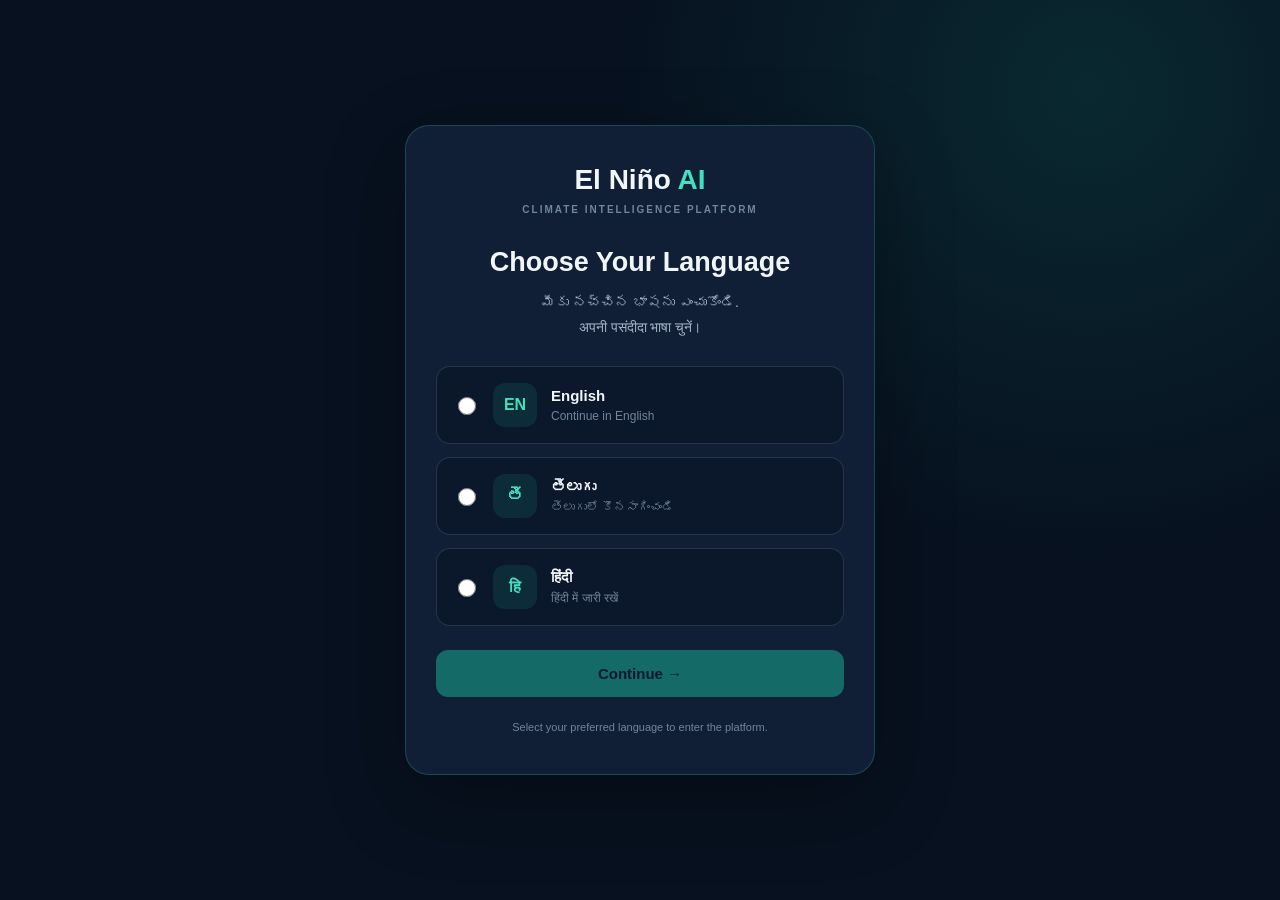
<file: frontend/index.html>
<!DOCTYPE html>
<html lang="en">

<head>
    <meta charset="UTF-8">
    <meta name="viewport" content="width=device-width, initial-scale=1.0">

    <meta
        name="description"
        content="El Niño AI is a climate intelligence platform for analyzing ENSO patterns, rainfall, temperature, agricultural impacts, and food price trends."
    >

    <meta name="theme-color" content="#0B172A">

    <title>El Niño AI | Climate Intelligence Platform</title>

    <!-- First-time Language Selection Check -->
    <script>
        (function () {
            "use strict";

            const LANGUAGE_KEY = "elninoLanguage";
            const SUPPORTED_LANGUAGES = ["en", "te", "hi"];

            let savedLanguage = null;

            try {
                savedLanguage = localStorage.getItem(LANGUAGE_KEY);
            } catch (error) {
                console.warn("Could not access localStorage.");
            }

            // Session storage fallback
            if (!SUPPORTED_LANGUAGES.includes(savedLanguage)) {
                try {
                    savedLanguage = sessionStorage.getItem(LANGUAGE_KEY);
                } catch (error) {
                    savedLanguage = null;
                }
            }

            // New visitor: redirect to language selection page
            if (!SUPPORTED_LANGUAGES.includes(savedLanguage)) {
                window.location.replace("language.html");
            }
        })();
    </script>

    <!-- Main Stylesheet -->
    <link rel="stylesheet" href="css/style.css">

    <!-- Responsive Stylesheet -->
    <link rel="stylesheet" href="css/responsive.css">

    <!-- Shared Translation System -->
    <script src="js/translations.js" defer></script>

    <!-- Main JavaScript -->
    <script src="js/main.js" defer></script>

</head>

<body>

    <!-- ==================== NAVBAR ==================== -->

    <header class="site-header" id="home">

        <nav class="navbar container" aria-label="Main navigation">

            <a href="index.html" class="brand" aria-label="El Niño AI homepage">

                <span class="brand-icon" aria-hidden="true">
                    <svg viewBox="0 0 48 48" fill="none">
                        <path
                            d="M24 4C24 4 10 20 10 29C10 36.732 16.268 43 24 43C31.732 43 38 36.732 38 29C38 20 24 4 24 4Z"
                            stroke="currentColor"
                            stroke-width="2.5"
                        />

                        <path
                            d="M16 29C16 24 20 20 24 20"
                            stroke="currentColor"
                            stroke-width="2.5"
                            stroke-linecap="round"
                        />

                        <path
                            d="M19 33L23 37L32 27"
                            stroke="currentColor"
                            stroke-width="2.5"
                            stroke-linecap="round"
                            stroke-linejoin="round"
                        />
                    </svg>
                </span>

                <span class="brand-text">
                    <strong>El Niño <span>AI</span></strong>
                    <small data-i18n="homeBrandTagline">CLIMATE INTELLIGENCE</small>
                </span>

            </a>

            <button
                class="menu-toggle"
                id="menuToggle"
                type="button"
                aria-label="Open navigation menu"
                aria-expanded="false"
                aria-controls="navMenu"
            >
                <span></span>
                <span></span>
                <span></span>
            </button>

            <div class="nav-menu" id="navMenu">

                <a href="#home" class="nav-link active" data-i18n="homeNavHome">
                    Home
                </a>

                <a href="#about" class="nav-link" data-i18n="homeNavAbout">
                    About El Niño
                </a>

                <a href="#intelligence" class="nav-link" data-i18n="homeNavIntelligence">
                    Intelligence
                </a>

                <a href="#impacts" class="nav-link" data-i18n="homeNavImpacts">
                    Climate Impacts
                </a>

                <div class="nav-actions">

                    <a href="login.html" class="btn btn-outline" data-i18n="homeLogin">
                        Login
                    </a>

                    <a href="register.html" class="btn btn-primary">
                        <span data-i18n="homeGetStarted">Get Started</span>
                        <span aria-hidden="true">↗</span>
                    </a>

                </div>

            </div>

        </nav>

    </header>


    <main>

        <!-- ==================== HERO SECTION ==================== -->

        <section class="hero-section">

            <div class="hero-background" aria-hidden="true">

                <div class="hero-glow hero-glow-one"></div>

                <div class="hero-glow hero-glow-two"></div>

                <div class="hero-grid"></div>

            </div>

            <div class="container hero-layout">

                <div class="hero-content">

                    <div class="eyebrow">
                        <span class="status-dot"></span>

                        <span data-i18n="homeHeroEyebrow">
                            CLIMATE INTELLIGENCE PLATFORM
                        </span>
                    </div>

                    <h1>
                        <span class="hero-title-plain"
                            data-i18n="homeHeroLine1">
                            Understand Climate.
                        </span>

                        <span data-i18n="homeHeroLine2">
                            Anticipate Change.
                        </span>

                        <span class="hero-title-plain"
                            data-i18n="homeHeroLine3">
                            Prepare for Tomorrow.
                        </span>
                    </h1>

                    <p class="hero-description" data-i18n="homeHeroDescription">
                        Explore El Niño patterns, analyze historical climate
                        conditions, and understand potential impacts on rainfall,
                        temperature, agriculture, and food prices through
                        data-driven climate intelligence.
                    </p>

                    <div class="hero-actions">

                       <a href="register.html" class="btn btn-primary btn-large">
                            <span data-i18n="homeExplorePlatform">
                                Explore the Platform
                            </span>

                            <span aria-hidden="true">→</span>
                        </a>

                        <a href="#about" class="btn btn-secondary btn-large">
                            <span data-i18n="homeDiscoverElNino">
                                Discover El Niño
                            </span>

                            <span aria-hidden="true">↓</span>
                        </a>

                    </div>

                    <div class="hero-trust">

                        <div class="trust-icon" aria-hidden="true">
                            <svg viewBox="0 0 24 24" fill="none">
                                <path
                                    d="M12 3L20 6V11C20 16 16.5 19.5 12 21C7.5 19.5 4 16 4 11V6L12 3Z"
                                    stroke="currentColor"
                                    stroke-width="1.7"
                                    stroke-linejoin="round"
                                />

                                <path
                                    d="M8.5 12L11 14.5L15.5 9.5"
                                    stroke="currentColor"
                                    stroke-width="1.7"
                                    stroke-linecap="round"
                                    stroke-linejoin="round"
                                />
                            </svg>
                        </div>

                        <p>
                            <span data-i18n="homeHeroEvidence">Evidence-based analysis</span>
                            <span aria-hidden="true">•</span>
                            <span data-i18n="homeHeroDataDriven">Data-driven insights</span>
                        </p>

                    </div>

                </div>


                <!-- Climate Intelligence Visual -->

                <div class="hero-visual">

                    <div class="visual-orbit orbit-one"></div>

                    <div class="visual-orbit orbit-two"></div>

                    <div class="climate-globe">

                        <div class="globe-inner">

                            <div class="globe-latitude latitude-one"></div>

                            <div class="globe-latitude latitude-two"></div>

                            <div class="globe-longitude longitude-one"></div>

                            <div class="globe-longitude longitude-two"></div>

                            <div class="globe-land land-one"></div>

                            <div class="globe-land land-two"></div>

                            <div class="globe-land land-three"></div>

                            <div class="globe-point point-one"></div>

                            <div class="globe-point point-two"></div>

                            <div class="globe-point point-three"></div>

                        </div>

                    </div>


                    <div class="floating-card card-enso">

                        <div class="floating-card-heading">

                            <span class="mini-icon">◈</span>

                            <span data-i18n="homeEnsoMonitor">ENSO MONITOR</span>

                        </div>

                        <h3 data-i18n="homeElNinoAnalysis">El Niño Analysis</h3>

                        <p data-i18n="homeTrackOceanPatterns">
                            Track ocean-atmosphere patterns
                        </p>

                        <div class="card-indicator">
                            <span class="status-dot"></span>
                            <span data-i18n="homeAnalysisPlatform">Analysis platform</span>
                        </div>

                    </div>


                    <div class="floating-card card-climate">

                        <div class="floating-card-heading">

                            <span class="mini-icon">⌁</span>

                            <span data-i18n="homeClimateInsights">CLIMATE INSIGHTS</span>

                        </div>

                        <div class="climate-insight-row">

                            <span data-i18n="homeRainfall">Rainfall</span>

                            <span class="insight-symbol">↗</span>

                        </div>

                        <div class="climate-insight-row">

                            <span data-i18n="homeTemperature">Temperature</span>

                            <span class="insight-symbol">↗</span>

                        </div>

                        <div class="climate-insight-row">

                            <span data-i18n="homeAgriculture">Agriculture</span>

                            <span class="insight-symbol">↗</span>

                        </div>

                        <small data-i18n="homeInsightsDataNotice">
                            Insights depend on available data.
                        </small>

                    </div>

                </div>

            </div>


            <!-- Platform Capabilities -->

            <div class="container hero-bottom">

                <div class="hero-bottom-item">

                    <span class="bottom-number">01</span>

                    <div>
                        <strong data-i18n="homeEnsoAnalysisTitle">ENSO Analysis</strong>
                        <small data-i18n="homeUnderstandClimatePatterns">Understand climate patterns</small>
                    </div>

                </div>

                <div class="hero-bottom-item">

                    <span class="bottom-number">02</span>

                    <div>
                        <strong data-i18n="homeClimateTrendsTitle">Climate Trends</strong>
                        <small data-i18n="homeExploreHistoricalObservations">Explore historical observations</small>
                    </div>

                </div>

                <div class="hero-bottom-item">

                    <span class="bottom-number">03</span>

                    <div>
                        <strong data-i18n="homeImpactAssessmentTitle">Impact Assessment</strong>
                        <small data-i18n="homeInvestigateRegionalRisks">Investigate regional risks</small>
                    </div>

                </div>

            </div>

        </section>


        <!-- ==================== ABOUT EL NIÑO ==================== -->

        <section class="section about-section" id="about">

            <div class="container">

                <div class="section-heading">

                    <span
                        class="section-label"
                        data-i18n="homeAboutEyebrow"
                    >
                        UNDERSTANDING THE PHENOMENON
                    </span>

                    <h2>
                        <span
                            class="about-title-lead"
                            style="color: inherit;"
                            data-i18n="homeAboutTitleLead"
                        >What is</span>

                        <span data-i18n="homeAboutTitleAccent">El Niño?</span>
                    </h2>

                    <p data-i18n="homeAboutIntro">
                        A recurring climate phenomenon in the tropical Pacific
                        Ocean that can influence weather patterns across
                        different parts of the world.
                    </p>

                </div>

                <div class="about-grid">

                    <article class="about-card about-card-main">

                        <div class="about-card-icon" aria-hidden="true">
                            ◉
                        </div>

                        <h3 data-i18n="homeAboutOceanTitle">
                            Ocean Meets Atmosphere
                        </h3>

                        <p data-i18n="homeAboutOceanDescription">
                            El Niño is the warm phase of the El Niño–Southern
                            Oscillation (ENSO). It involves unusually warm
                            sea-surface temperatures in parts of the central
                            and eastern equatorial Pacific Ocean, alongside
                            changes in atmospheric circulation.
                        </p>

                        <a href="el-nino-analysis.html" class="text-link">
                            <span data-i18n="homeAboutOceanLink">
                                Explore ENSO Analysis
                            </span>
                            <span aria-hidden="true">→</span>
                        </a>

                    </article>


                    <article class="about-card">

                        <div class="about-card-icon" aria-hidden="true">
                            ◷
                        </div>

                        <h3 data-i18n="homeAboutPatternsTitle">Changing Climate Patterns</h3>

                        <p data-i18n="homeAboutPatternsDescription">
                            El Niño can influence rainfall, temperature,
                            and seasonal weather patterns. Its effects vary
                            by region, season, and the wider climate system.
                        </p>

                    </article>


                    <article class="about-card">

                        <div class="about-card-icon" aria-hidden="true">
                            ⌁
                        </div>

                        <h3 data-i18n="homeAboutImportanceTitle">Why It Matters</h3>

                        <p data-i18n="homeAboutImportanceDescription">
                            Understanding historical patterns can help
                            researchers investigate potential drought risks,
                            heat conditions, agricultural challenges,
                            and other climate-related impacts.
                        </p>

                    </article>

                </div>

            </div>

        </section>


        <!-- ==================== INTELLIGENCE SECTION ==================== -->

        <section
            class="section intelligence-section"
            id="intelligence"
        >

            <div class="container">

                <div class="section-heading">

                    <span class="section-label" data-i18n="homeIntelligenceEyebrow">
                        THE INTELLIGENCE FRAMEWORK
                    </span>

                    <h2>
                        <span class="intelligence-title-plain" style="color: inherit;" data-i18n="homeIntelligenceTitleLead">Climate Data Into</span>
                        <span data-i18n="homeIntelligenceTitleAccent">Meaningful Insights.</span>
                    </h2>

                    <p data-i18n="homeIntelligenceIntro">
                        A unified platform designed to explore historical
                        observations, investigate climate relationships,
                        and evaluate potential future scenarios.
                    </p>

                </div>


                <div class="intelligence-grid">

                    <article class="intelligence-card">

                        <div class="feature-number">01 / ENSO</div>

                        <div class="feature-icon" aria-hidden="true">
                            ◎
                        </div>

                        <h3 data-i18n="homeFeatureEnsoTitle">El Niño Intelligence</h3>

                        <p data-i18n="homeFeatureEnsoDescription">
                            Explore ENSO indices, historical phases,
                            and climate variations associated with
                            El Niño and La Niña periods.
                        </p>

                        <a
                            href="el-nino-analysis.html"
                            class="card-link"
                            aria-label="Explore El Niño analysis"
                        >
                            <span data-i18n="homeFeatureExploreAnalysis">Explore analysis</span>
                            <span aria-hidden="true">→</span>
                        </a>

                    </article>


                    <article class="intelligence-card">

                        <div class="feature-number">02 / CLIMATE</div>

                        <div class="feature-icon" aria-hidden="true">
                            ≋
                        </div>

                        <h3 data-i18n="homeFeatureClimateTitle">Climate Analytics</h3>

                        <p data-i18n="homeFeatureClimateDescription">
                            Investigate historical rainfall and temperature
                            trends through interactive charts and
                            location-based comparisons.
                        </p>

                        <a
                            href="climate-analysis.html"
                            class="card-link"
                            aria-label="Explore climate analysis"
                        >
                            <span data-i18n="homeFeatureAnalyzeClimate">Analyze climate</span>
                            <span aria-hidden="true">→</span>
                        </a>

                    </article>


                    <article class="intelligence-card">

                        <div class="feature-number">03 / PREDICTION</div>

                        <div class="feature-icon" aria-hidden="true">
                            ⌁
                        </div>

                        <h3 data-i18n="homeFeatureImpactTitle">Impact Prediction</h3>

                        <p data-i18n="homeFeatureImpactDescription">
                            Use appropriately evaluated machine learning
                            models and historical evidence to assess
                            potential climate-related risks.
                        </p>

                        <a
                            href="impact-prediction.html"
                            class="card-link"
                            aria-label="Explore climate impact prediction"
                        >
                            <span data-i18n="homeFeatureExplorePredictions">Explore predictions</span>
                            <span aria-hidden="true">→</span>
                        </a>

                    </article>


                    <article class="intelligence-card">

                        <div class="feature-number">04 / AGRICULTURE</div>

                        <div class="feature-icon" aria-hidden="true">
                            ❋
                        </div>

                        <h3 data-i18n="homeFeatureAgricultureTitle">Agriculture Insights</h3>

                        <p data-i18n="homeFeatureAgricultureDescription">
                            Investigate relationships between climate
                            conditions, crop seasons, and available
                            agricultural observations.
                        </p>

                        <a
                            href="agriculture-analysis.html"
                            class="card-link"
                            aria-label="Explore agriculture analysis"
                        >
                            <span data-i18n="homeFeatureExploreAgriculture">Explore agriculture</span>
                            <span aria-hidden="true">→</span>
                        </a>

                    </article>


                    <article class="intelligence-card">

                        <div class="feature-number">05 / MARKETS</div>

                        <div class="feature-icon" aria-hidden="true">
                            ◇
                        </div>

                        <h3 data-i18n="homeFeatureFoodPriceTitle">Food Price Analysis</h3>

                        <p data-i18n="homeFeatureFoodPriceDescription">
                            Examine historical commodity prices, market
                            arrivals, and possible relationships between
                            climate conditions and food prices.
                        </p>

                        <a
                            href="food-price-prediction.html"
                            class="card-link"
                            aria-label="Explore food price analysis"
                        >
                            <span data-i18n="homeFeatureExploreMarkets">Explore markets</span>
                            <span aria-hidden="true">→</span>
                        </a>

                    </article>


                    <article class="intelligence-card">

                        <div class="feature-number">06 / HISTORY</div>

                        <div class="feature-icon" aria-hidden="true">
                            ◷
                        </div>

                        <h3 data-i18n="homeFeatureHistoricalTitle">Historical Climate Records</h3>

                        <p data-i18n="homeFeatureHistoricalDescription">
                            Compare available historical observations
                            to identify trends, anomalies, and
                            recurring climate patterns.
                        </p>

                        <a
                            href="historical-data.html"
                            class="card-link"
                            aria-label="Explore historical climate data"
                        >
                            <span data-i18n="homeFeatureViewHistorical">View historical data</span>
                            <span aria-hidden="true">→</span>
                        </a>

                    </article>

                </div>

            </div>

        </section>


        <!-- ==================== CLIMATE IMPACTS ==================== -->

        <section class="section impacts-section" id="impacts">

            <div class="container impacts-layout">

                <div class="impacts-content">

                    <span class="section-label" data-i18n="homeImpactsEyebrow">
                        UNDERSTANDING THE IMPACT
                    </span>

                    <h2>
                        <span class="impact-title-plain" style="color: inherit;" data-i18n="homeImpactsTitleLead">One Phenomenon.</span>
                        <span data-i18n="homeImpactsTitleAccent">Different Regional Effects.</span>
                    </h2>

                    <p data-i18n="homeImpactsIntro">
                        El Niño can influence climate conditions differently
                        across the world. Understanding local historical
                        observations is essential when evaluating potential
                        risks and preparing for changing conditions.
                    </p>

                    <div class="impact-list">

                        <div class="impact-item">

                            <span class="impact-index">01</span>

                            <div>
                                <h3 data-i18n="homeImpactRainfallTitle">Rainfall Variability</h3>

                                <p data-i18n="homeImpactRainfallDescription">
                                    Investigate changes in rainfall patterns
                                    and seasonal precipitation.
                                </p>
                            </div>

                        </div>


                        <div class="impact-item">

                            <span class="impact-index">02</span>

                            <div>
                                <h3 data-i18n="homeImpactTemperatureTitle">Temperature Changes</h3>

                                <p data-i18n="homeImpactTemperatureDescription">
                                    Analyze historical temperature anomalies
                                    and potential heat-related conditions.
                                </p>
                            </div>

                        </div>


                        <div class="impact-item">

                            <span class="impact-index">03</span>

                            <div>
                                <h3 data-i18n="homeImpactAgricultureTitle">Agriculture & Food Markets</h3>

                                <p data-i18n="homeImpactAgricultureDescription">
                                    Examine how climate conditions may
                                    relate to crop production and
                                    commodity price movements.
                                </p>
                            </div>

                        </div>

                    </div>

                    <a href="impact-prediction.html" class="btn btn-primary">
                        <span data-i18n="homeExploreClimateImpacts">Explore Climate Impacts</span>
                        <span aria-hidden="true">→</span>
                    </a>

                </div>


                <div class="impact-visual">

                    <div class="impact-visual-top">

                        <span data-i18n="homeImpactVisualHeading">CLIMATE INTELLIGENCE</span>

                        <span class="visual-indicator">
                            <span class="status-dot"></span>
                            <span data-i18n="homeDataDrivenLabel">DATA-DRIVEN</span>
                        </span>

                    </div>


                    <div class="impact-visual-center">

                        <div class="impact-circle circle-outer"></div>

                        <div class="impact-circle circle-middle"></div>

                        <div class="impact-circle circle-inner">

                            <div class="impact-center-symbol" aria-hidden="true">
                                ◎
                            </div>

                            <strong data-i18n="homeImpactVisualElNino">EL NIÑO</strong>

                            <small data-i18n="homeImpactVisualClimateAnalysis">CLIMATE ANALYSIS</small>

                        </div>

                        <div class="impact-node node-top">
                            ENSO
                        </div>

                        <div class="impact-node node-left" data-i18n="homeImpactNodeRainfall">
                            RAINFALL
                        </div>

                        <div class="impact-node node-right" data-i18n="homeImpactNodeHeat">
                            HEAT
                        </div>

                        <div class="impact-node node-bottom" data-i18n="homeImpactNodeAgriculture">
                            AGRICULTURE
                        </div>

                    </div>


                    <div class="impact-visual-footer">

                        <span data-i18n="homeImpactHistoricalEvidence">Historical evidence</span>

                        <span aria-hidden="true">•</span>

                        <span data-i18n="homeImpactRegionalContext">Regional context</span>

                        <span aria-hidden="true">•</span>

                        <span data-i18n="homeImpactRiskAssessment">Risk assessment</span>

                    </div>

                </div>

            </div>

        </section>


        <!-- ==================== CALL TO ACTION ==================== -->

        <section class="cta-section">

            <div class="container">

                <div class="cta-card">

                    <div class="cta-content">

                        <span class="section-label" data-i18n="homeCtaEyebrow">
                            BEGIN YOUR EXPLORATION
                        </span>

                        <h2>
                            <span class="cta-title-plain" style="color: inherit;" data-i18n="homeCtaTitleLead">Make Climate Data</span>
                            <span data-i18n="homeCtaTitleAccent">More Meaningful.</span>
                        </h2>

                        <p data-i18n="homeCtaDescription">
                            Explore climate patterns, understand historical
                            evidence, and investigate potential impacts
                            through one unified platform.
                        </p>

                        <div class="cta-actions">

                            <a href="register.html" class="btn btn-primary btn-large">
                                <span data-i18n="homeCreateAccount">Create Your Account</span>
                                <span aria-hidden="true">→</span>
                            </a>

                            <a href="login.html" class="btn btn-outline btn-large">
                                <span data-i18n="homeSignIn">Sign In</span>
                            </a>

                        </div>

                    </div>

                    <div class="cta-decoration" aria-hidden="true">

                        <div class="cta-ring ring-one"></div>

                        <div class="cta-ring ring-two"></div>

                        <div class="cta-ring ring-three"></div>

                        <div class="cta-core">
                            AI
                        </div>

                    </div>

                </div>

            </div>

        </section>

    </main>


    <!-- ==================== FOOTER ==================== -->

    <footer class="site-footer">

        <div class="container">

            <div class="footer-main">

                <div class="footer-brand">

                    <a href="index.html" class="brand">

                        <span class="brand-icon" aria-hidden="true">
                            <svg viewBox="0 0 48 48" fill="none">

                                <path
                                    d="M24 4C24 4 10 20 10 29C10 36.732 16.268 43 24 43C31.732 43 38 36.732 38 29C38 20 24 4 24 4Z"
                                    stroke="currentColor"
                                    stroke-width="2.5"
                                />

                                <path
                                    d="M16 29C16 24 20 20 24 20"
                                    stroke="currentColor"
                                    stroke-width="2.5"
                                    stroke-linecap="round"
                                />

                                <path
                                    d="M19 33L23 37L32 27"
                                    stroke="currentColor"
                                    stroke-width="2.5"
                                    stroke-linecap="round"
                                    stroke-linejoin="round"
                                />

                            </svg>
                        </span>

                        <span class="brand-text">

                            <strong>El Niño <span>AI</span></strong>

                            <small data-i18n="homeBrandTagline">CLIMATE INTELLIGENCE</small>

                        </span>

                    </a>

                    <p data-i18n="homeFooterDescription">
                        Exploring climate patterns through data,
                        scientific analysis, and machine learning.
                    </p>

                </div>


                <div class="footer-column">

                    <h3 data-i18n="homeFooterPlatform">Platform</h3>

                    <a href="el-nino-analysis.html" data-i18n="homeFooterElNinoAnalysis">
                        El Niño Analysis
                    </a>

                    <a href="climate-analysis.html" data-i18n="homeFooterClimateAnalysis">
                        Climate Analysis
                    </a>

                    <a href="impact-prediction.html" data-i18n="homeFooterImpactPrediction">
                        Impact Prediction
                    </a>

                    <a href="historical-data.html" data-i18n="homeFooterHistoricalData">
                        Historical Data
                    </a>

                </div>


                <div class="footer-column">

                    <h3 data-i18n="homeFooterExplore">Explore</h3>

                    <a href="agriculture-analysis.html" data-i18n="homeFooterAgriculture">
                        Agriculture
                    </a>

                    <a href="food-price-prediction.html" data-i18n="homeFooterFoodPrices">
                        Food Prices
                    </a>

                    <a href="reports.html" data-i18n="homeFooterReports">
                        Reports
                    </a>

                    <a href="about.html" data-i18n="homeFooterAboutProject">
                        About the Project
                    </a>

                </div>


                <div class="footer-column">

                    <h3 data-i18n="homeFooterAccount">Your Account</h3>

                    <a href="login.html" data-i18n="homeFooterLogin">
                        Login
                    </a>

                    <a href="register.html" data-i18n="homeFooterCreateAccount">
                        Create Account
                    </a>

                </div>

            </div>


            <div class="footer-bottom">

                <p>
                    &copy; <span id="currentYear">2026</span>
                    <span data-i18n="homeFooterCopyright">El Niño AI. Climate intelligence for a changing world.</span>
                </p>

                <p class="footer-disclaimer" data-i18n="homeFooterDisclaimer">
                    Climate analysis is informational and depends on
                    available data and model limitations.
                </p>

            </div>

        </div>

    </footer>

</body>

</html>
</file>
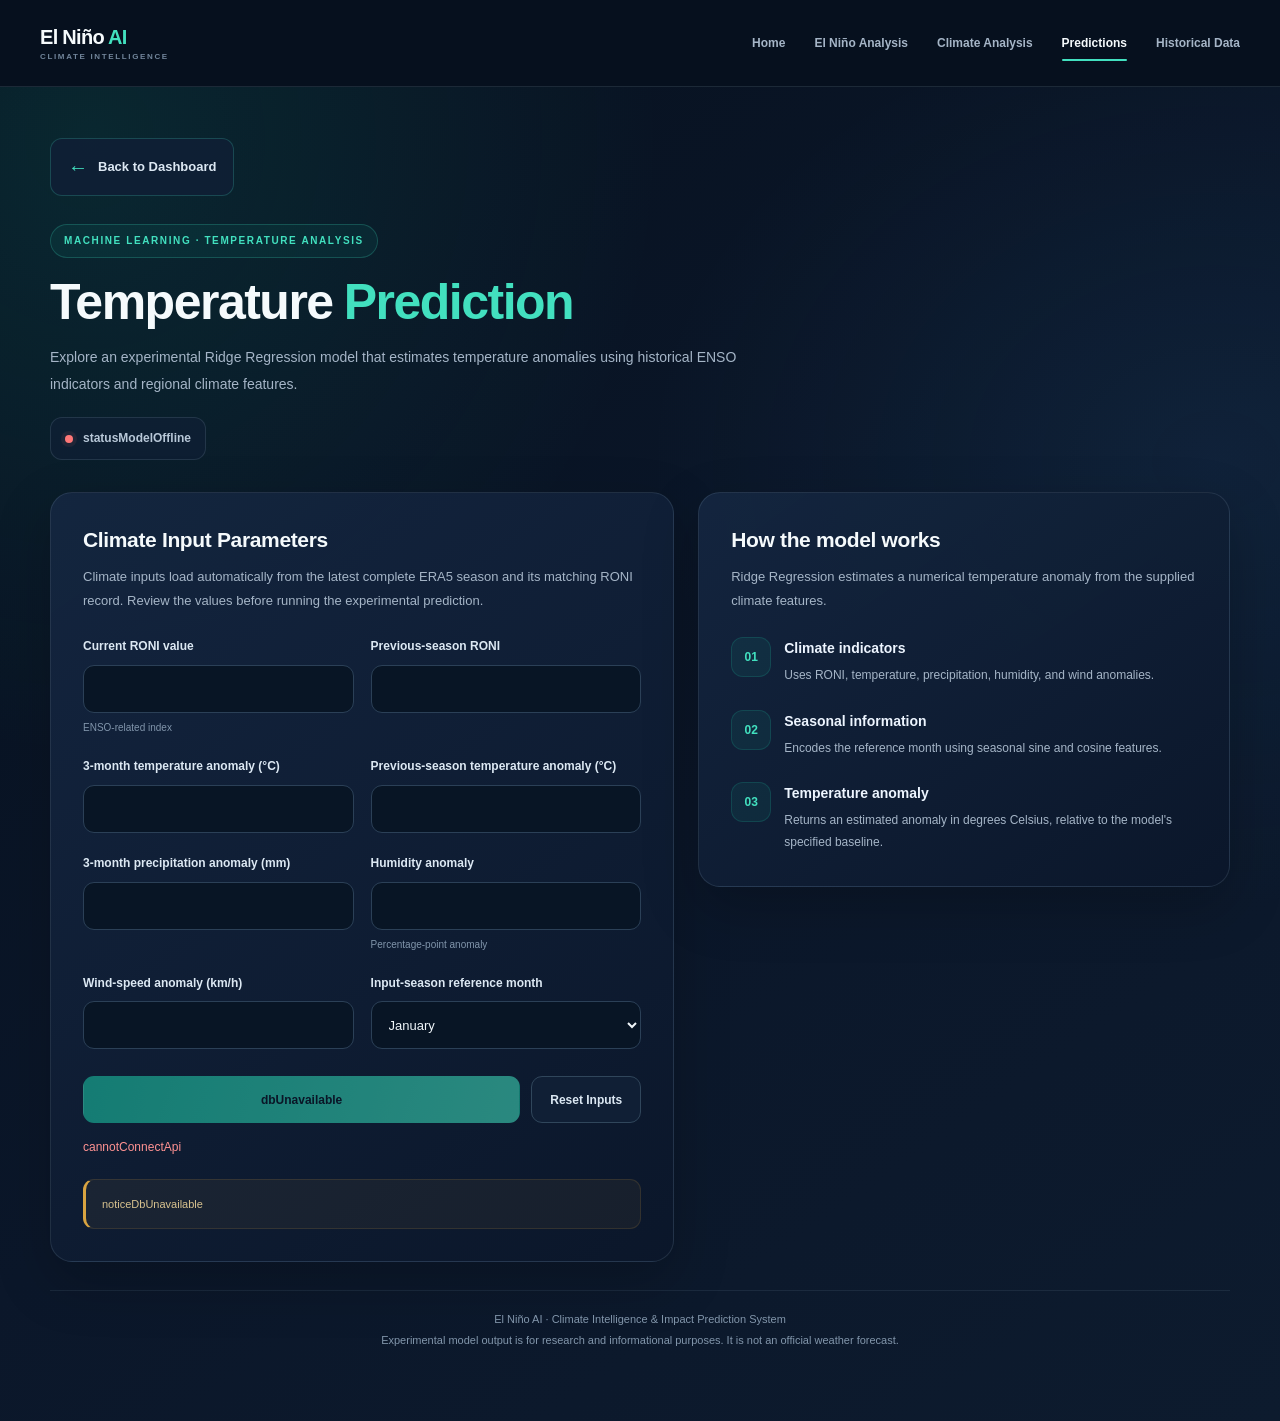
<file: frontend/impact-prediction.html>
<!DOCTYPE html>
<html lang="en">
<head>
    <meta charset="UTF-8">
    <meta name="viewport" content="width=device-width, initial-scale=1.0">

    <meta name="theme-color" content="#0B172A">

    <title>Temperature Prediction | El Niño AI</title>

    <!-- Existing Project Stylesheets -->
    <link rel="stylesheet" href="css/style.css">
   
    <link rel="stylesheet" href="css/responsive.css">
    <!-- Premium page-specific stylesheet -->
    <link rel="stylesheet" href="css/impact-prediction.css">

    <!-- Existing JavaScript -->
    <script src="js/main.js" defer></script>
    <script src="js/translations.js" defer></script>
    <script src="js/impact-prediction.js" defer></script>
</head>

<body>

    <!-- Navigation -->
    <header class="site-header" id="home">
        <nav class="navbar container" aria-label="Main navigation">

            <a href="index.html" class="brand">
                <span class="brand-text">
                    <strong>El Niño <span>AI</span></strong>
                    <small>CLIMATE INTELLIGENCE</small>
                </span>
            </a>

            <button
                class="menu-toggle"
                id="menuToggle"
                type="button"
                aria-label="Toggle navigation"
                aria-expanded="false"
                aria-controls="navMenu"
            >
                <span></span>
                <span></span>
                <span></span>
            </button>

            <div class="nav-menu" id="navMenu">
                <a href="index.html" class="nav-link" data-i18n="navHome">Home</a>
                <a href="el-nino-analysis.html" class="nav-link" data-i18n="navEnso">
                    El Niño Analysis
                </a>
                <a href="climate-analysis.html" class="nav-link" data-i18n="navClimate">
                    Climate Analysis
                </a>
                <a href="impact-prediction.html" class="nav-link active" data-i18n="navPredictions">
                    Predictions
                </a>
                <a href="historical-data.html" class="nav-link" data-i18n="navHistory">
                    Historical Data
                </a>
            </div>

        </nav>
    </header>


    <main class="prediction-page">
        <div class="prediction-container">

            <!-- Back to Dashboard -->
            <div class="prediction-back-wrapper">
                <a href="dashboard.html" class="back-dashboard-button">
                    <span aria-hidden="true">←</span>
                    <span>Back to Dashboard</span>
                </a>
            </div>

            <!-- Page Heading -->
            <section class="prediction-heading">

                <span class="prediction-eyebrow" data-i18n="headingEyebrow">
                    Machine Learning · Temperature Analysis
                </span>

                <h1>
                    <span class="heading-plain" data-i18n="headingTemperature">Temperature</span>
                    <span class="heading-accent" data-i18n="headingPrediction">Prediction</span>
                </h1>

                <p data-i18n="headingIntro">
                    Explore an experimental Ridge Regression model that
                    estimates temperature anomalies using historical ENSO
                    indicators and regional climate features.
                </p>

                <div class="prediction-status" id="modelStatus">
                    <span class="status-dot" id="modelStatusDot"></span>
                    <span id="modelStatusText" data-i18n="statusCheckingModel">Checking model availability...</span>
                </div>

            </section>


            <div class="prediction-layout">

                <!-- Prediction Input Form -->
                <section class="prediction-card">

                    <h2 data-i18n="inputTitle">Climate Input Parameters</h2>

                    <p class="prediction-description" data-i18n="inputDescription">
                        Climate inputs load automatically from the latest complete
                        ERA5 season and its matching RONI record. Review the values
                        before running the experimental prediction.
                    </p>

                    <form id="temperaturePredictionForm">

                        <div class="prediction-form-grid">

                            <div class="prediction-field">
                                <label for="roni_value" data-i18n="labelRoniCurrent">
                                    Current RONI value
                                </label>

                                <input
                                    type="number"
                                    id="roni_value"
                                    name="roni_value"
                                    step="any"
                                    value=""
                                    required
                                >

                                <small data-i18n="helpEnsoIndex">ENSO-related index</small>
                            </div>


                            <div class="prediction-field">
                                <label for="roni_previous_season" data-i18n="labelRoniPrevious">
                                    Previous-season RONI
                                </label>

                                <input
                                    type="number"
                                    id="roni_previous_season"
                                    name="roni_previous_season"
                                    step="any"
                                    value=""
                                    required
                                >
                            </div>


                            <div class="prediction-field">
                                <label for="temperature_anomaly_3month_c" data-i18n="labelTemperature3Month">
                                    3-month temperature anomaly (°C)
                                </label>

                                <input
                                    type="number"
                                    id="temperature_anomaly_3month_c"
                                    name="temperature_anomaly_3month_c"
                                    step="any"
                                    value=""
                                    required
                                >
                            </div>


                            <div class="prediction-field">
                                <label for="temperature_anomaly_previous_season_c" data-i18n="labelTemperaturePrevious">
                                    Previous-season temperature anomaly (°C)
                                </label>

                                <input
                                    type="number"
                                    id="temperature_anomaly_previous_season_c"
                                    name="temperature_anomaly_previous_season_c"
                                    step="any"
                                    value=""
                                    required
                                >
                            </div>


                            <div class="prediction-field">
                                <label for="precipitation_anomaly_3month_mm" data-i18n="labelPrecipitation3Month">
                                    3-month precipitation anomaly (mm)
                                </label>

                                <input
                                    type="number"
                                    id="precipitation_anomaly_3month_mm"
                                    name="precipitation_anomaly_3month_mm"
                                    step="any"
                                    value=""
                                    required
                                >
                            </div>


                            <div class="prediction-field">
                                <label for="humidity_anomaly_pp" data-i18n="labelHumidityAnomaly">
                                    Humidity anomaly
                                </label>

                                <input
                                    type="number"
                                    id="humidity_anomaly_pp"
                                    name="humidity_anomaly_pp"
                                    step="any"
                                    value=""
                                    required
                                >

                                <small data-i18n="helpPercentagePoints">Percentage-point anomaly</small>
                            </div>


                            <div class="prediction-field">
                                <label for="wind_anomaly_kmh" data-i18n="labelWindAnomaly">
                                    Wind-speed anomaly (km/h)
                                </label>

                                <input
                                    type="number"
                                    id="wind_anomaly_kmh"
                                    name="wind_anomaly_kmh"
                                    step="any"
                                    value=""
                                    required
                                >
                            </div>


                            <div class="prediction-field">
                                <label for="season_month" data-i18n="labelSeasonMonth">
                                    Input-season reference month
                                </label>

                                <select
                                    id="season_month"
                                    name="season_month"
                                    required
                                >
                                    <option value="1" data-i18n="monthJan">January</option>
                                    <option value="2" data-i18n="monthFeb">February</option>
                                    <option value="3" data-i18n="monthMar">March</option>
                                    <option value="4" data-i18n="monthApr">April</option>
                                    <option value="5" data-i18n="monthMay">May</option>
                                    <option value="6" data-i18n="monthJun">June</option>
                                    <option value="7" data-i18n="monthJul">July</option>
                                    <option value="8" data-i18n="monthAug">August</option>
                                    <option value="9" data-i18n="monthSep">September</option>
                                    <option value="10" data-i18n="monthOct">October</option>
                                    <option value="11" data-i18n="monthNov">November</option>
                                    <option value="12" data-i18n="monthDec">December</option>
                                </select>
                            </div>

                        </div>


                        <div class="prediction-actions">

                            <button
                                type="submit"
                                class="prediction-button prediction-button-primary"
                                id="predictButton" data-i18n="buttonRun"
                                disabled
                            >
                                Run Temperature Prediction
                            </button>

                            <button
                                type="reset"
                                class="prediction-button prediction-button-secondary"
                                data-i18n="buttonReset"
                            >
                                Reset Inputs
                            </button>

                        </div>

                        <p
                            id="predictionMessage"
                            class="prediction-message"
                            role="status"
                            aria-live="polite"
                        ></p>

                    </form>


                    <div class="prediction-notice" id="predictionNotice" role="status" aria-live="polite" data-i18n="noticeLoadingInputs">
                        Loading historical ERA5 weather and RONI inputs from PostgreSQL.
                        These are the latest available historical inputs, not live weather measurements.
                    </div>

                </section>


                <!-- Model Information -->
                <div>

                    <section class="prediction-card prediction-side-card">

                        <h2 data-i18n="modelHowTitle">How the model works</h2>

                        <p class="prediction-description" data-i18n="modelHowDescription">
                            Ridge Regression estimates a numerical temperature
                            anomaly from the supplied climate features.
                        </p>


                        <div class="prediction-feature">
                            <div class="prediction-feature-icon">01</div>

                            <div>
                                <h3 data-i18n="featureClimateTitle">Climate indicators</h3>

                                <p data-i18n="featureClimateDescription">
                                    Uses RONI, temperature, precipitation,
                                    humidity, and wind anomalies.
                                </p>
                            </div>
                        </div>


                        <div class="prediction-feature">
                            <div class="prediction-feature-icon">02</div>

                            <div>
                                <h3 data-i18n="featureSeasonTitle">Seasonal information</h3>

                                <p data-i18n="featureSeasonDescription">
                                    Encodes the reference month using
                                    seasonal sine and cosine features.
                                </p>
                            </div>
                        </div>


                        <div class="prediction-feature">
                            <div class="prediction-feature-icon">03</div>

                            <div>
                                <h3 data-i18n="featureAnomalyTitle">Temperature anomaly</h3>

                                <p data-i18n="featureAnomalyDescription">
                                    Returns an estimated anomaly in degrees
                                    Celsius, relative to the model's
                                    specified baseline.
                                </p>
                            </div>
                        </div>

                    </section>


                    <!-- API Prediction Result -->
                    <section
                        class="result-panel"
                        id="predictionResult"
                        hidden
                        aria-live="polite"
                    >

                        <span class="result-kicker" data-i18n="resultKicker">
                            Prediction received from API
                        </span>

                        <h2 class="result-title" data-i18n="resultTitle">
                            Estimated Temperature Anomaly
                        </h2>

                        <div class="result-value" id="predictedAnomaly">
                            —
                        </div>

                        <p
                            class="result-explanation"
                            id="predictionTarget"
                        ></p>


                        <div class="result-metrics">

                            <div class="result-metric">
                                <span data-i18n="metricMae">Historical Test MAE</span>
                                <strong id="modelMAE">—</strong>
                            </div>

                            <div class="result-metric">
                                <span data-i18n="metricRmse">Historical Test RMSE</span>
                                <strong id="modelRMSE">—</strong>
                            </div>

                            <div class="result-metric">
                                <span data-i18n="metricR2">Test R²</span>
                                <strong id="modelR2">—</strong>
                            </div>

                            <div class="result-metric">
                                <span data-i18n="metricAlpha">Selected Alpha</span>
                                <strong id="modelAlpha">—</strong>
                            </div>

                        </div>


                        <p class="result-explanation result-baseline">
                            <span data-i18n="baselinePeriod">Baseline period:</span>
                            <strong id="modelBaseline">—</strong>
                        </p>

                        <p class="result-warning" id="predictionDisclaimer"></p>

                    </section>

                </div>

            </div>


            <footer class="prediction-footer">
                <span data-i18n="footerTitle">El Niño AI · Climate Intelligence &amp; Impact Prediction System</span>
                <br>
                <span data-i18n="footerNote">Experimental model output is for research and informational purposes. It is not an official weather forecast.</span>
            </footer>

        </div>
    </main>

</body>
</html>
</file>
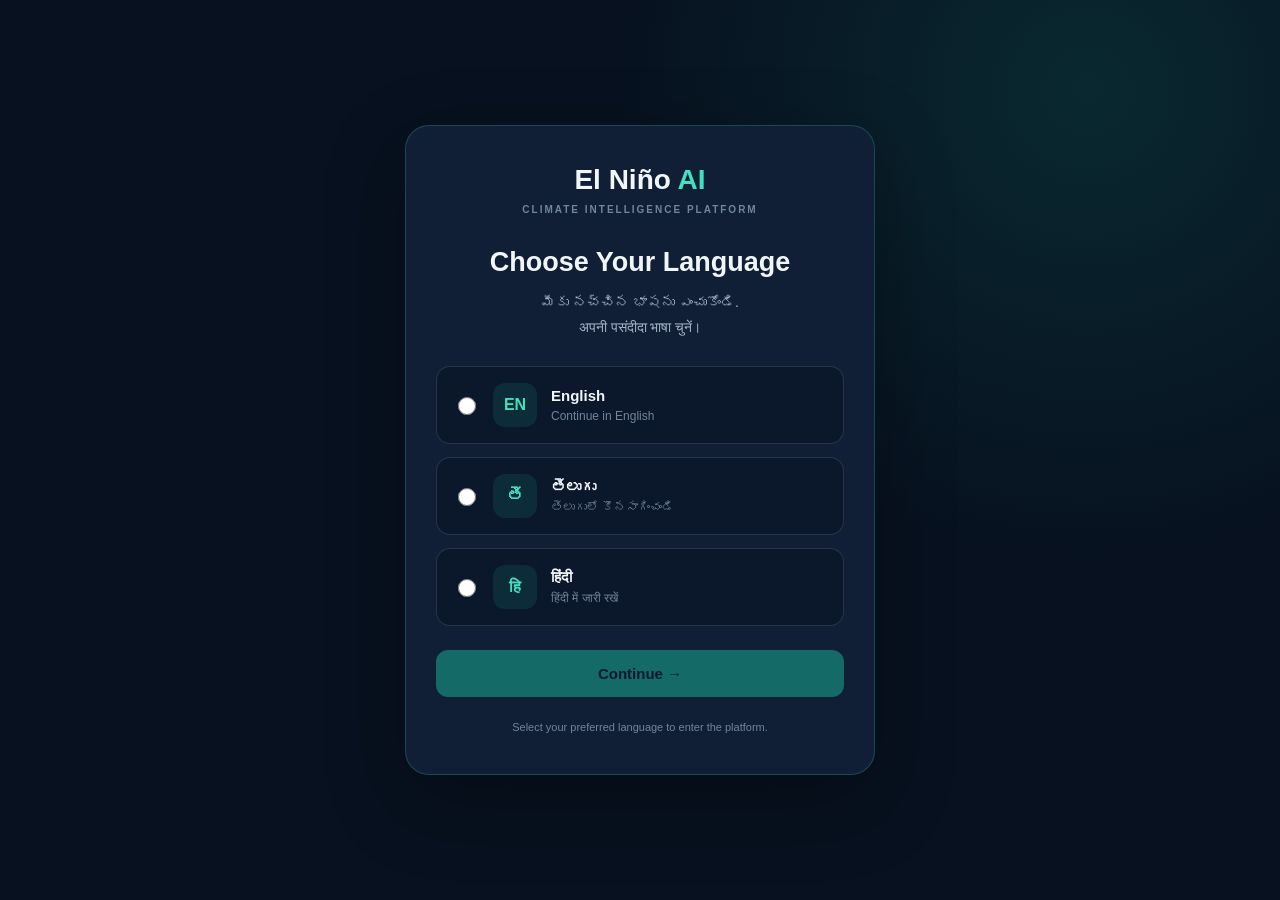
<file: frontend/language.html>
<!DOCTYPE html>
<html lang="en">

<head>
    <meta charset="UTF-8">
    <meta name="viewport" content="width=device-width, initial-scale=1.0">
    <meta name="theme-color" content="#07111F">

    <title>Choose Language | El Niño AI</title>

    <style>
        * {
            box-sizing: border-box;
        }

        body {
            min-height: 100vh;
            margin: 0;
            padding: 24px;
            display: grid;
            place-items: center;
            background:
                radial-gradient(
                    circle at 85% 10%,
                    rgba(25, 198, 165, 0.13),
                    transparent 35%
                ),
                #07111F;
            color: #F0F6FA;
            font-family: Arial, sans-serif;
        }

        .language-card {
            width: 100%;
            max-width: 470px;
            padding: 38px 30px;
            border: 1px solid rgba(66, 224, 191, 0.22);
            border-radius: 24px;
            background: #101F35;
            box-shadow: 0 25px 80px rgba(0, 0, 0, 0.30);
        }

        .brand {
            margin-bottom: 8px;
            font-size: 28px;
            font-weight: 800;
            text-align: center;
        }

        .brand span {
            color: #42E0BF;
        }

        .brand-subtitle {
            margin-bottom: 32px;
            color: #71859B;
            font-size: 10px;
            font-weight: 700;
            letter-spacing: 2px;
            text-align: center;
        }

        h1 {
            margin: 0 0 12px;
            font-size: 27px;
            text-align: center;
        }

        .description {
            margin: 0 0 26px;
            color: #A5B5C7;
            font-size: 14px;
            line-height: 1.8;
            text-align: center;
        }

        .language-options {
            display: grid;
            gap: 13px;
        }

        .language-option {
            display: flex;
            align-items: center;
            gap: 14px;
            padding: 16px;
            border: 1px solid rgba(165, 181, 199, 0.18);
            border-radius: 14px;
            background: #0B172A;
            cursor: pointer;
            transition: 0.2s ease;
        }

        .language-option:hover,
        .language-option.selected {
            border-color: #19C6A5;
            background: rgba(25, 198, 165, 0.08);
        }

        .language-option input {
            width: 18px;
            height: 18px;
            flex-shrink: 0;
            accent-color: #19C6A5;
        }

        .language-code {
            display: grid;
            width: 44px;
            height: 44px;
            flex-shrink: 0;
            place-items: center;
            border-radius: 12px;
            background: rgba(25, 198, 165, 0.12);
            color: #42E0BF;
            font-weight: 800;
        }

        .language-text {
            display: grid;
            flex: 1;
            gap: 5px;
        }

        .language-text strong {
            font-size: 15px;
        }

        .language-text small {
            color: #71859B;
            font-size: 12px;
        }

        .continue-button {
            width: 100%;
            margin-top: 24px;
            padding: 15px;
            border: none;
            border-radius: 12px;
            background: #19C6A5;
            color: #07111F;
            font-size: 15px;
            font-weight: 800;
            cursor: pointer;
            transition: 0.2s ease;
        }

        .continue-button:hover:not(:disabled) {
            background: #42E0BF;
            transform: translateY(-1px);
        }

        .continue-button:disabled {
            opacity: 0.45;
            cursor: not-allowed;
        }

        .footer-note {
            margin-top: 22px;
            color: #71859B;
            font-size: 11px;
            line-height: 1.6;
            text-align: center;
        }

        @media (max-width: 480px) {
            .language-card {
                padding: 30px 20px;
            }

            h1 {
                font-size: 23px;
            }
        }
    </style>
</head>

<body>

    <main class="language-card">

        <div class="brand">
            El Niño <span>AI</span>
        </div>

        <div class="brand-subtitle">
            CLIMATE INTELLIGENCE PLATFORM
        </div>

        <h1>Choose Your Language</h1>

        <p class="description">
            మీకు నచ్చిన భాషను ఎంచుకోండి.<br>
            अपनी पसंदीदा भाषा चुनें।
        </p>

        <form id="languageForm">

            <div class="language-options">

                <label class="language-option">
                    <input
                        type="radio"
                        name="language"
                        value="en"
                    >

                    <span class="language-code">EN</span>

                    <span class="language-text">
                        <strong>English</strong>
                        <small>Continue in English</small>
                    </span>
                </label>

                <label class="language-option">
                    <input
                        type="radio"
                        name="language"
                        value="te"
                    >

                    <span class="language-code">తె</span>

                    <span class="language-text">
                        <strong>తెలుగు</strong>
                        <small>తెలుగులో కొనసాగించండి</small>
                    </span>
                </label>

                <label class="language-option">
                    <input
                        type="radio"
                        name="language"
                        value="hi"
                    >

                    <span class="language-code">हि</span>

                    <span class="language-text">
                        <strong>हिंदी</strong>
                        <small>हिंदी में जारी रखें</small>
                    </span>
                </label>

            </div>

            <button
                type="submit"
                class="continue-button"
                id="continueButton"
                disabled
            >
                Continue →
            </button>

        </form>

        <div class="footer-note">
            Select your preferred language to enter the platform.
        </div>

    </main>

    <script>
        "use strict";

        const languageForm =
            document.getElementById("languageForm");

        const continueButton =
            document.getElementById("continueButton");

        const languageOptions =
            document.querySelectorAll(".language-option");

        // Enable Continue after the user selects a language.
        languageForm
            .querySelectorAll('input[name="language"]')
            .forEach(function (input) {

                input.addEventListener("change", function () {

                    continueButton.disabled = false;

                    languageOptions.forEach(function (option) {
                        const radio =
                            option.querySelector("input");

                         option.classList.toggle(
                            "selected",
                            radio.checked
                        );
                    });
                });
            });

        // Save the selected language and open Home Page.
        languageForm.addEventListener(
            "submit",
            function (event) {

                event.preventDefault();

                const selectedLanguage =
                    languageForm.querySelector(
                        'input[name="language"]:checked'
                    )?.value;

                if (!["en", "te", "hi"].includes(selectedLanguage)) {
                    return;
                }

                let preferenceSaved = false;

                try {
                    localStorage.setItem(
                        "elninoLanguage",
                        selectedLanguage
                    );

                    preferenceSaved =
                        localStorage.getItem("elninoLanguage")
                        === selectedLanguage;
                } catch (error) {
                    console.warn(
                        "Persistent language storage is unavailable."
                    );
                }

                // Session fallback if localStorage is unavailable.
                if (!preferenceSaved) {
                    try {
                        sessionStorage.setItem(
                            "elninoLanguage",
                            selectedLanguage
                        );
                    } catch (error) {
                        console.error(
                            "Could not save the language preference.",
                            error
                        );

                        alert(
                            "Unable to save your language. Please check your browser settings."
                        );

                        return;
                    }
                }

                window.location.replace("index.html");
            }
        );
    </script>

</body>
</html>
</file>
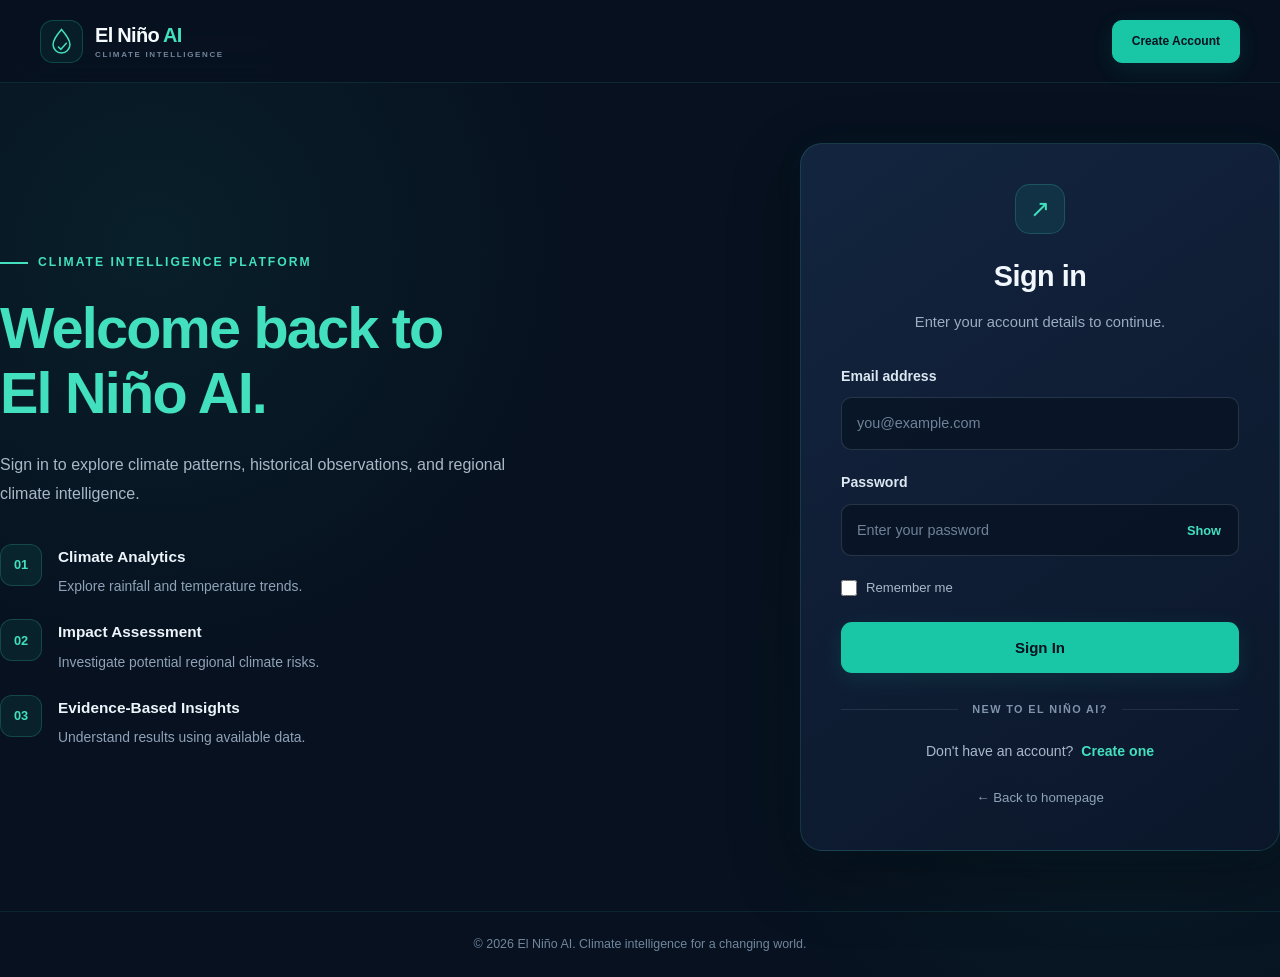
<file: frontend/login.html>
<!DOCTYPE html>
<html lang="en">

<head>
    <meta charset="UTF-8">
    <meta name="viewport" content="width=device-width, initial-scale=1.0">

    <meta
        name="description"
        content="Sign in to El Niño AI Climate Intelligence Platform."
    >

    <meta name="theme-color" content="#0B172A">

    <title data-i18n-page-title="loginPageTitle">Login | El Niño AI</title>

    <link rel="stylesheet" href="css/style.css">
    <link rel="stylesheet" href="css/forms.css">
    <link rel="stylesheet" href="css/responsive.css">

    <script src="js/translations.js" defer></script>
    <script src="js/auth.js" defer></script>
</head>

<body class="auth-page">

    <header class="site-header">

        <nav class="navbar container" aria-label="Main navigation">

            <a href="index.html" class="brand">

                <span class="brand-icon" aria-hidden="true">
                    <svg viewBox="0 0 48 48" fill="none">
                        <path
                            d="M24 4C24 4 10 20 10 29C10 36.732 16.268 43 24 43C31.732 43 38 36.732 38 29C38 20 24 4 24 4Z"
                            stroke="currentColor"
                            stroke-width="2.5"
                        />
                        <path
                            d="M19 33L23 37L32 27"
                            stroke="currentColor"
                            stroke-width="2.5"
                            stroke-linecap="round"
                            stroke-linejoin="round"
                        />
                    </svg>
                </span>

                <span class="brand-text">
                    <strong>El Niño <span>AI</span></strong>
                    <small>CLIMATE INTELLIGENCE</small>
                </span>

            </a>

            <a href="register.html" class="btn btn-primary" data-i18n="loginCreateAccount">
                Create Account
                <span aria-hidden="true">→</span>
            </a>

        </nav>

    </header>


    <main class="auth-main">

        <section class="auth-container container">

            <div class="auth-intro">

                <span class="section-label" data-i18n="loginPlatformLabel">
                    CLIMATE INTELLIGENCE PLATFORM
                </span>

                <h1>
                    <span data-i18n="loginWelcome">Welcome back to</span>
                    <span>El Niño AI.</span>
                </h1>

                <p data-i18n="loginDescription">
                    Sign in to explore climate patterns, historical
                    observations, and regional climate intelligence.
                </p>

                <div class="auth-feature-list">

                    <div class="auth-feature">

                        <span aria-hidden="true">01</span>

                        <div>
                            <strong data-i18n="loginFeature1">Climate Analytics</strong>
                            <p data-i18n="loginFeature1Description">
                                Explore rainfall and temperature trends.
                            </p>
                        </div>

                    </div>

                    <div class="auth-feature">

                        <span aria-hidden="true">02</span>

                        <div>
                            <strong data-i18n="loginFeature2">Impact Assessment</strong>
                            <p data-i18n="loginFeature2Description">
                                Investigate potential regional climate risks.
                            </p>
                        </div>

                    </div>

                    <div class="auth-feature">

                        <span aria-hidden="true">03</span>

                        <div>
                            <strong data-i18n="loginFeature3">Evidence-Based Insights</strong>
                            <p data-i18n="loginFeature3Description">
                                Understand results using available data.
                            </p>
                        </div>

                    </div>

                </div>

            </div>


            <div class="auth-card">

                <div class="auth-card-heading">

                    <span class="auth-icon" aria-hidden="true">↗</span>

                    <h2 data-i18n="loginHeading">Sign in</h2>

                    <p data-i18n="loginCardDescription">
                        Enter your account details to continue.
                    </p>

                </div>


                <form id="loginForm" novalidate>

                    <div class="form-group">

                        <label for="loginEmail" data-i18n="loginEmailLabel">
                            Email address
                        </label>

                        <input
                            type="email"
                            id="loginEmail"
                            name="email"
                            placeholder="you@example.com"
                            data-i18n-placeholder="loginEmailPlaceholder"
                            autocomplete="email"
                            required
                        >

                        <small class="field-error" id="loginEmailError"></small>

                    </div>


                    <div class="form-group">

                        <label for="loginPassword" data-i18n="loginPasswordLabel">
                            Password
                        </label>

                        <div class="password-wrapper">

                            <input
                                type="password"
                                id="loginPassword"
                                name="password"
                                placeholder="Enter your password"
                                data-i18n-placeholder="loginPasswordPlaceholder"
                                autocomplete="current-password"
                                required
                            >

                            <button
                                type="button"
                                class="password-toggle"
                                data-password-toggle="loginPassword"
                                data-i18n="loginShowPassword"
                                aria-label="Show password"
                            >
                                Show
                            </button>

                        </div>

                        <small class="field-error" id="loginPasswordError"></small>

                    </div>


                    <div class="form-options">

                        <label class="checkbox-label">

                            <input type="checkbox" id="rememberMe">

                            <span data-i18n="loginRememberMe">Remember me</span>

                        </label>

                    </div>


                    <div
                        class="form-message"
                        id="loginMessage"
                        role="status"
                        aria-live="polite"
                    ></div>


                    <button
                        type="submit"
                        class="btn btn-primary btn-large auth-submit"
                        id="loginSubmit"
                        data-i18n="loginSubmit"
                    >
                        Sign In
                        <span aria-hidden="true">→</span>
                    </button>

                </form>


                <div class="auth-divider">
                    <span data-i18n="loginNewToPlatform">
                        NEW TO EL NIÑO AI?
                    </span>
                </div>


                <p class="auth-switch">

                    <span data-i18n="loginNoAccount">Don't have an account?</span>

                    <a href="register.html" data-i18n="loginCreateOne">
                        Create one
                    </a>

                </p>


                <p class="auth-back">

                    <a href="index.html" data-i18n="loginBackHome">
                        ← Back to homepage
                    </a>

                </p>

            </div>

        </section>

    </main>


    <footer class="auth-footer">

        <p>
            &copy; <span id="currentYear">2026</span>
            <span data-i18n="loginFooter">
                El Niño AI. Climate intelligence for a changing world.
            </span>
        </p>

    </footer>

</body>
</html>
</file>
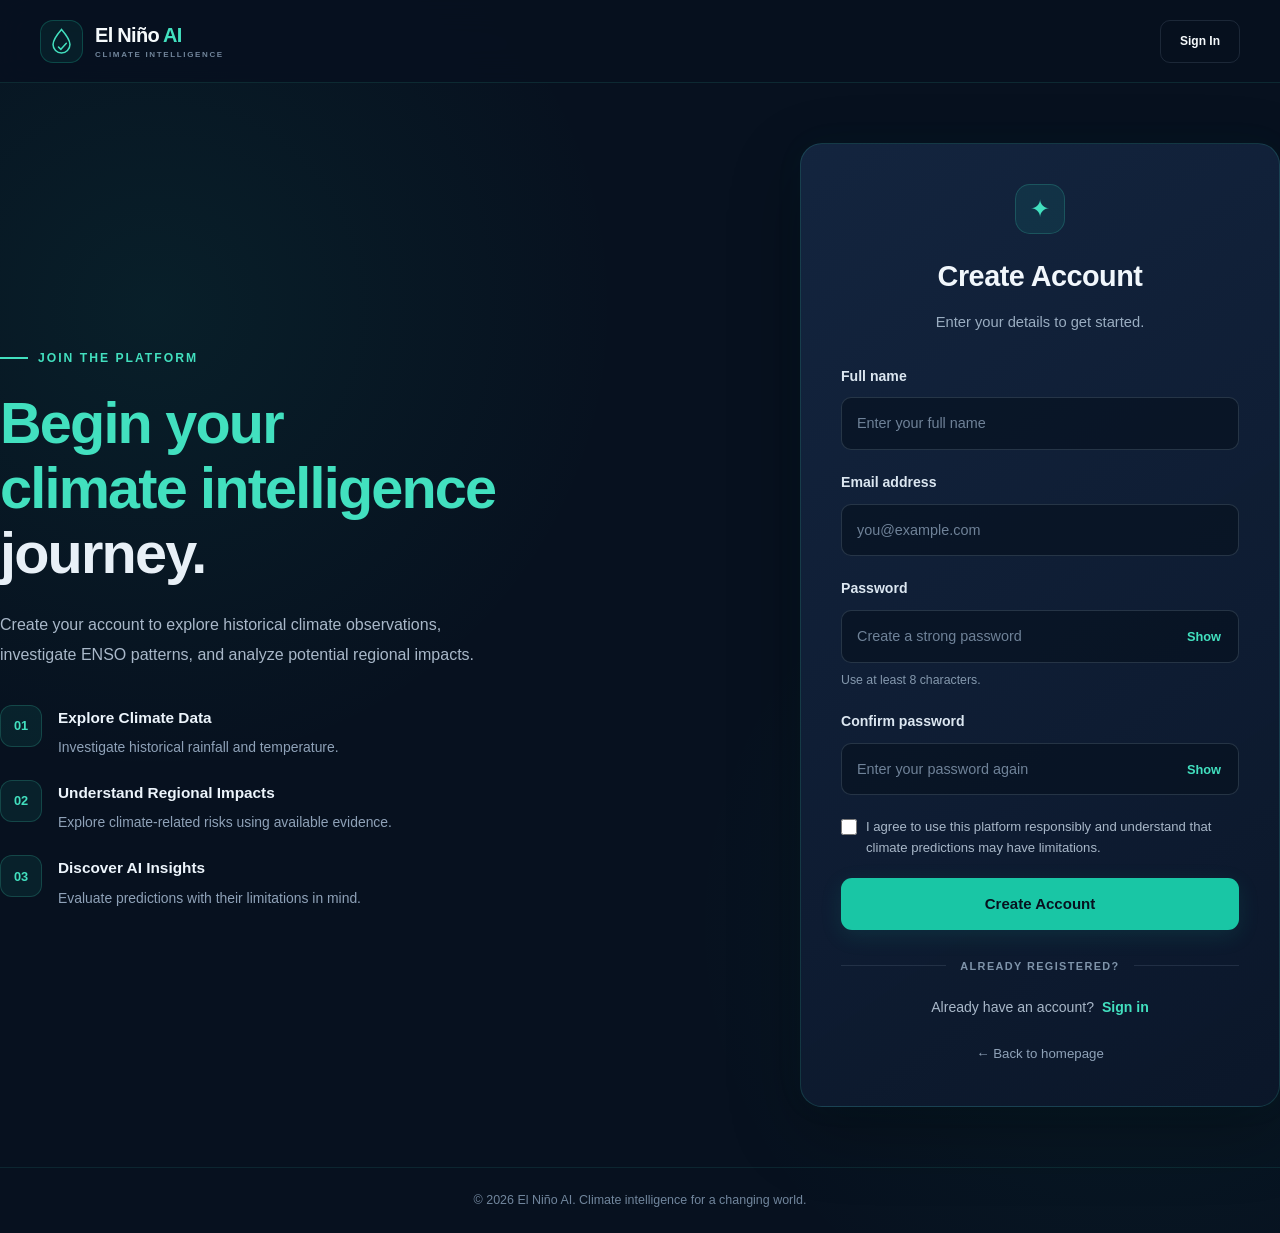
<file: frontend/register.html>
<!DOCTYPE html>
<html lang="en">

<head>
    <meta charset="UTF-8">
    <meta name="viewport" content="width=device-width, initial-scale=1.0">

    <meta
        name="description"
        content="Create an El Niño AI account to explore climate intelligence and impact analysis."
    >

    <meta name="theme-color" content="#0B172A">

    <title data-i18n-page-title="registerPageTitle">Create Account | El Niño AI</title>

    <link rel="stylesheet" href="css/style.css">
    <link rel="stylesheet" href="css/forms.css">
    <link rel="stylesheet" href="css/responsive.css">

    <script src="js/translations.js" defer></script>
    <script src="js/auth.js" defer></script>
</head>

<body class="auth-page">

    <header class="site-header">

        <nav class="navbar container" aria-label="Main navigation">

            <a href="index.html" class="brand">

                <span class="brand-icon" aria-hidden="true">
                    <svg viewBox="0 0 48 48" fill="none">
                        <path
                            d="M24 4C24 4 10 20 10 29C10 36.732 16.268 43 24 43C31.732 43 38 36.732 38 29C38 20 24 4 24 4Z"
                            stroke="currentColor"
                            stroke-width="2.5"
                        />
                        <path
                            d="M19 33L23 37L32 27"
                            stroke="currentColor"
                            stroke-width="2.5"
                            stroke-linecap="round"
                            stroke-linejoin="round"
                        />
                    </svg>
                </span>

                <span class="brand-text">
                    <strong>El Niño <span>AI</span></strong>
                    <small>CLIMATE INTELLIGENCE</small>
                </span>

            </a>

            <a href="login.html" class="btn btn-outline" data-i18n="registerSignIn">
                Sign In
            </a>

        </nav>

    </header>


    <main class="auth-main">

        <section class="auth-container container">

            <div class="auth-intro">

                <span class="section-label" data-i18n="registerJoinLabel">
                    JOIN THE PLATFORM
                </span>

                <h1>
                    <span data-i18n="registerBegin">Begin your</span>
                    <span data-i18n="registerJourney">climate intelligence</span>
                    journey.
                </h1>

                <p data-i18n="registerDescription">
                    Create your account to explore historical climate
                    observations, investigate ENSO patterns, and analyze
                    potential regional impacts.
                </p>

                <div class="auth-feature-list">

                    <div class="auth-feature">

                        <span aria-hidden="true">01</span>

                        <div>
                            <strong data-i18n="registerFeature1">
                                Explore Climate Data
                            </strong>

                            <p data-i18n="registerFeature1Description">
                                Investigate historical rainfall and temperature.
                            </p>
                        </div>

                    </div>


                    <div class="auth-feature">

                        <span aria-hidden="true">02</span>

                        <div>
                            <strong data-i18n="registerFeature2">
                                Understand Regional Impacts
                            </strong>

                            <p data-i18n="registerFeature2Description">
                                Explore climate-related risks using available evidence.
                            </p>
                        </div>

                    </div>


                    <div class="auth-feature">

                        <span aria-hidden="true">03</span>

                        <div>
                            <strong data-i18n="registerFeature3">
                                Discover AI Insights
                            </strong>

                            <p data-i18n="registerFeature3Description">
                                Evaluate predictions with their limitations in mind.
                            </p>
                        </div>

                    </div>

                </div>

            </div>


            <div class="auth-card">

                <div class="auth-card-heading">

                    <span class="auth-icon" aria-hidden="true">✦</span>

                    <h2 data-i18n="registerHeading">Create Account</h2>

                    <p data-i18n="registerCardDescription">
                        Enter your details to get started.
                    </p>

                </div>


                <form id="registerForm" novalidate>

                    <div class="form-group">

                        <label for="registerName" data-i18n="registerNameLabel">
                            Full name
                        </label>

                        <input
                            type="text"
                            id="registerName"
                            name="name"
                            placeholder="Enter your full name"
                            data-i18n-placeholder="registerNamePlaceholder"
                            autocomplete="name"
                            minlength="2"
                            maxlength="100"
                            required
                        >

                        <small class="field-error" id="registerNameError"></small>

                    </div>


                    <div class="form-group">

                        <label for="registerEmail" data-i18n="registerEmailLabel">
                            Email address
                        </label>

                        <input
                            type="email"
                            id="registerEmail"
                            name="email"
                            placeholder="you@example.com"
                            data-i18n-placeholder="registerEmailPlaceholder"
                            autocomplete="email"
                            required
                        >

                        <small class="field-error" id="registerEmailError"></small>

                    </div>


                    <div class="form-group">

                        <label for="registerPassword" data-i18n="registerPasswordLabel">
                            Password
                        </label>

                        <div class="password-wrapper">

                            <input
                                type="password"
                                id="registerPassword"
                                name="password"
                                placeholder="Create a strong password"
                                data-i18n-placeholder="registerPasswordPlaceholder"
                                autocomplete="new-password"
                                minlength="8"
                                required
                            >

                            <button
                                type="button"
                                class="password-toggle"
                                data-password-toggle="registerPassword"
                                data-i18n="loginShowPassword"
                                aria-label="Show password"
                            >
                                Show
                            </button>

                        </div>

                        <small class="field-hint" data-i18n="registerPasswordHint">
                            Use at least 8 characters.
                        </small>

                        <small class="field-error" id="registerPasswordError"></small>

                    </div>


                    <div class="form-group">

                        <label for="confirmPassword" data-i18n="registerConfirmPasswordLabel">
                            Confirm password
                        </label>

                        <div class="password-wrapper">

                            <input
                                type="password"
                                id="confirmPassword"
                                name="confirmPassword"
                                placeholder="Enter your password again"
                                data-i18n-placeholder="registerConfirmPasswordPlaceholder"
                                autocomplete="new-password"
                                required
                            >

                            <button
                                type="button"
                                class="password-toggle"
                                data-password-toggle="confirmPassword"
                                data-i18n="loginShowPassword"
                                aria-label="Show password"
                            >
                                Show
                            </button>

                        </div>

                        <small class="field-error" id="confirmPasswordError"></small>

                    </div>


                    <label class="checkbox-label terms-label">

                        <input
                            type="checkbox"
                            id="acceptTerms"
                            name="acceptTerms"
                            required
                        >

                        <span data-i18n="registerTerms">
                            I agree to use this platform responsibly and
                            understand that climate predictions may have
                            limitations.
                        </span>

                    </label>

                    <small class="field-error" id="termsError"></small>


                    <div
                        class="form-message"
                        id="registerMessage"
                        role="status"
                        aria-live="polite"
                    ></div>


                    <button
                        type="submit"
                        class="btn btn-primary btn-large auth-submit"
                        id="registerSubmit"
                        data-i18n="registerSubmit"
                    >
                        Create Account
                        <span aria-hidden="true">→</span>
                    </button>

                </form>


                <div class="auth-divider">

                    <span data-i18n="registerAlreadyRegistered">
                        ALREADY REGISTERED?
                    </span>

                </div>


                <p class="auth-switch">

                    <span data-i18n="registerHaveAccount">
                        Already have an account?
                    </span>

                    <a href="login.html" data-i18n="registerSignInLink">
                        Sign in
                    </a>

                </p>


                <p class="auth-back">

                    <a href="index.html" data-i18n="registerBackHome">
                        ← Back to homepage
                    </a>

                </p>

            </div>

        </section>

    </main>


    <footer class="auth-footer">

        <p>
            &copy; <span id="currentYear">2026</span>
            <span data-i18n="registerFooter">
                El Niño AI. Climate intelligence for a changing world.
            </span>
        </p>

    </footer>

</body>
</html>
</file>
<file: frontend/css/style.css>
/* =========================================================
   EL NIÑO AI — CLIMATE INTELLIGENCE PLATFORM
   File: frontend/css/style.css

   Primary Theme:
   1. Dark Navy Blue
   2. Teal Green

   Shared stylesheet for the main website pages.
========================================================= */


/* ==================== 1. DESIGN TOKENS ==================== */

:root {
    --navy-950: #07111F;
    --navy-900: #0B172A;
    --navy-850: #101F35;
    --navy-800: #142640;
    --navy-700: #203750;

    --teal-500: #19C6A5;
    --teal-400: #42E0BF;
    --teal-600: #0CA88D;

    --white: #F5FAFC;
    --text-primary: #F0F6FA;
    --text-secondary: #A5B5C7;
    --text-muted: #71859B;

    --border: rgba(160, 190, 210, 0.14);
    --border-teal: rgba(25, 198, 165, 0.25);

    --surface: rgba(17, 35, 57, 0.78);
    --surface-solid: #101F35;

    --shadow-card:
        0 20px 55px rgba(0, 0, 0, 0.18);

    --shadow-teal:
        0 12px 35px rgba(25, 198, 165, 0.16);

    --font-main:
        Inter,
        "Segoe UI",
        Roboto,
        Helvetica,
        Arial,
        sans-serif;

    --container-width: 1200px;

    --radius-sm: 10px;
    --radius-md: 16px;
    --radius-lg: 24px;
    --radius-xl: 32px;

    --transition-fast: 180ms ease;
    --transition-normal: 280ms ease;
}


/* ==================== 2. RESET ==================== */

* {
    margin: 0;
    padding: 0;
    box-sizing: border-box;
}

html {
    scroll-behavior: smooth;
    scroll-padding-top: 95px;
}

body {
    min-width: 320px;
    overflow-x: hidden;

    background: var(--navy-950);
    color: var(--text-primary);

    font-family: var(--font-main);
    font-size: 15px;
    line-height: 1.7;

    -webkit-font-smoothing: antialiased;
    text-rendering: optimizeLegibility;
}

body,
button,
input,
textarea,
select {
    font-family: var(--font-main);
}

button,
input,
textarea,
select {
    font-size: inherit;
}

button,
a {
    -webkit-tap-highlight-color: transparent;
}

a {
    color: inherit;
    text-decoration: none;
}

button {
    color: inherit;
}

button,
a {
    touch-action: manipulation;
}

button:focus-visible,
a:focus-visible {
    outline: 2px solid var(--teal-400);
    outline-offset: 4px;
}

img,
svg {
    display: block;
    max-width: 100%;
}

button {
    cursor: pointer;
}

::selection {
    background: var(--teal-500);
    color: var(--navy-950);
}


/* ==================== 3. GLOBAL LAYOUT ==================== */

.container {
    width: min(
        var(--container-width),
        calc(100% - 64px)
    );

    margin-inline: auto;
}

.section {
    position: relative;
    padding: 112px 0;
}

.section-heading {
    max-width: 760px;
    margin: 0 auto 58px;
    text-align: center;
}

.section-label {
    display: inline-block;

    margin-bottom: 18px;

    color: var(--teal-400);

    font-size: 11px;
    font-weight: 800;
    letter-spacing: 2.1px;
    line-height: 1.5;
}

.section-heading h2,
.impacts-content h2,
.cta-content h2 {
    color: var(--white);

    font-size: clamp(30px, 4vw, 46px);
    font-weight: 750;
    letter-spacing: -1.7px;
    line-height: 1.2;
}

.section-heading h2 span,
.impacts-content h2 span,
.cta-content h2 span {
    color: var(--teal-400);
}

.section-heading > p {
    max-width: 650px;

    margin: 20px auto 0;

    color: var(--text-secondary);

    font-size: 15px;
    line-height: 1.9;
}


/* ==================== 4. NAVIGATION ==================== */

.site-header {
    position: sticky;
    z-index: 1000;
    top: 0;

    width: 100%;

    border-bottom: 1px solid var(--border);

    background: rgba(7, 17, 31, 0.90);

    backdrop-filter: blur(20px);
    -webkit-backdrop-filter: blur(20px);
}

.navbar {
    position: relative;

    display: flex;
    min-height: 86px;

    align-items: center;
    justify-content: space-between;

    gap: 30px;
}

.brand {
    display: inline-flex;
    flex-shrink: 0;

    align-items: center;

    gap: 12px;
}

.brand-icon {
    display: grid;

    width: 43px;
    height: 43px;

    flex-shrink: 0;
    place-items: center;

    border: 1px solid var(--border-teal);
    border-radius: 13px;

    background: rgba(25, 198, 165, 0.08);

    color: var(--teal-400);
}

.brand-icon svg {
    width: 29px;
    height: 29px;
}

.brand-text {
    display: flex;

    flex-direction: column;

    gap: 1px;
}

.brand-text strong {
    color: var(--white);

    font-size: 20px;
    font-weight: 800;
    letter-spacing: -0.7px;
    line-height: 1.3;
}

.brand-text strong span {
    color: var(--teal-400);
}

.brand-text small {
    color: var(--text-muted);

    font-size: 8px;
    font-weight: 800;
    letter-spacing: 1.65px;
    line-height: 1.5;
}

.nav-menu {
    display: flex;

    align-items: center;
    justify-content: flex-end;

    gap: 29px;
}

.nav-link {
    position: relative;

    padding: 8px 0;

    color: var(--text-secondary);

    font-size: 12px;
    font-weight: 650;

    transition:
        color var(--transition-fast);
}

.nav-link::after {
    position: absolute;
    right: 0;
    bottom: 0;
    left: 0;

    height: 2px;

    border-radius: 5px;

    background: var(--teal-400);

    content: "";

    transform: scaleX(0);
    transform-origin: left;

    transition:
        transform var(--transition-normal);
}

.nav-link:hover,
.nav-link.active {
    color: var(--white);
}

.nav-link:hover::after,
.nav-link.active::after {
    transform: scaleX(1);
}

.nav-actions {
    display: flex;

    align-items: center;

    gap: 11px;
}


/* ==================== 5. BUTTONS ==================== */

.btn {
    display: inline-flex;

    min-height: 43px;

    align-items: center;
    justify-content: center;

    gap: 10px;

    padding: 11px 19px;

    border: 1px solid transparent;
    border-radius: 10px;

    font-size: 12px;
    font-weight: 750;
    line-height: 1.4;

    white-space: nowrap;

    transition:
        transform var(--transition-fast),
        background var(--transition-fast),
        border-color var(--transition-fast),
        box-shadow var(--transition-fast);
}

.btn:hover {
    transform: translateY(-2px);
}

.btn-primary {
    border-color: var(--teal-500);

    background: var(--teal-500);
    color: var(--navy-950);

    box-shadow: 0 6px 22px rgba(25, 198, 165, 0.12);
}

.btn-primary:hover {
    border-color: var(--teal-400);

    background: var(--teal-400);

    box-shadow: var(--shadow-teal);
}

.btn-outline {
    border-color: var(--border);

    background: transparent;
    color: var(--white);
}

.btn-outline:hover {
    border-color: var(--teal-500);

    background: rgba(25, 198, 165, 0.07);
}

.btn-secondary {
    border-color: var(--border);

    background: rgba(16, 31, 53, 0.75);
    color: var(--white);
}

.btn-secondary:hover {
    border-color: var(--border-teal);

    background: var(--navy-800);
}

.btn-large {
    min-height: 52px;

    padding: 15px 23px;

    border-radius: 11px;

    font-size: 13px;
}

.menu-toggle {
    display: none;

    width: 44px;
    height: 44px;

    align-items: center;
    justify-content: center;

    flex-direction: column;

    gap: 5px;

    border: 1px solid var(--border);
    border-radius: 11px;

    background: var(--navy-850);
}

.menu-toggle span {
    display: block;

    width: 19px;
    height: 2px;

    border-radius: 2px;

    background: var(--teal-400);

    transition:
        transform var(--transition-fast),
        opacity var(--transition-fast);
}


/* ==================== 6. HERO SECTION ==================== */

.hero-section {
    position: relative;

    overflow: hidden;

    padding: 90px 0 0;

    background:
        linear-gradient(
            180deg,
            var(--navy-900) 0%,
            var(--navy-950) 100%
        );
}

.hero-background {
    position: absolute;
    inset: 0;

    overflow: hidden;

    pointer-events: none;
}

.hero-glow {
    position: absolute;

    width: 500px;
    height: 500px;

    border-radius: 50%;

    filter: blur(100px);
}

.hero-glow-one {
    top: -200px;
    left: -250px;

    background: rgba(25, 198, 165, 0.10);
}

.hero-glow-two {
    top: 30px;
    right: -250px;

    background: rgba(25, 198, 165, 0.08);
}

.hero-grid {
    position: absolute;
    inset: 0;

    opacity: 0.14;

    background-image:
        linear-gradient(
            rgba(25, 198, 165, 0.08) 1px,
            transparent 1px
        ),
        linear-gradient(
            90deg,
            rgba(25, 198, 165, 0.08) 1px,
            transparent 1px
        );

    background-size: 58px 58px;

    mask-image:
        linear-gradient(
            to bottom,
            black,
            transparent 90%
        );
}

.hero-layout {
    position: relative;
    z-index: 1;

    display: grid;

    grid-template-columns:
        minmax(0, 1.06fr)
        minmax(0, 0.94fr);

    align-items: center;

    gap: 50px;

    padding-bottom: 85px;
}

.hero-content {
    max-width: 640px;
}

.eyebrow {
    display: inline-flex;

    align-items: center;

    gap: 10px;

    margin-bottom: 27px;
    padding: 9px 13px;

    border: 1px solid var(--border-teal);
    border-radius: 100px;

    background: rgba(25, 198, 165, 0.055);

    color: var(--teal-400);

    font-size: 9px;
    font-weight: 800;
    letter-spacing: 1.5px;
}

.status-dot {
    display: inline-block;

    width: 7px;
    height: 7px;

    flex-shrink: 0;

    border-radius: 50%;

    background: var(--teal-400);

    box-shadow: 0 0 12px rgba(25, 198, 165, 0.5);
}

.hero-content h1 {
    max-width: 680px;

    color: var(--white);

    font-size: clamp(39px, 4.5vw, 61px);
    font-weight: 800;
    letter-spacing: -2.9px;
    line-height: 1.13;
}

.hero-content h1 span {
    display: block;

    color: var(--teal-400);
}

.hero-description {
    max-width: 550px;

    margin-top: 24px;

    color: var(--text-secondary);

    font-size: 14px;
    line-height: 2;
}

.hero-actions {
    display: flex;

    flex-wrap: wrap;

    gap: 13px;

    margin-top: 32px;
}

.hero-trust {
    display: flex;

    align-items: center;

    gap: 11px;

    margin-top: 30px;
}

.trust-icon {
    display: grid;

    width: 33px;
    height: 33px;

    flex-shrink: 0;
    place-items: center;

    border: 1px solid var(--border-teal);
    border-radius: 9px;

    color: var(--teal-400);
}

.trust-icon svg {
    width: 20px;
    height: 20px;
}

.hero-trust p {
    color: var(--text-secondary);

    font-size: 11px;
    font-weight: 600;
}

.hero-trust p span {
    margin-inline: 5px;

    color: var(--teal-400);
}


/* ==================== 7. HERO CLIMATE VISUAL ==================== */

.hero-visual {
    position: relative;

    display: grid;

    min-height: 465px;

    place-items: center;
}

.visual-orbit {
    position: absolute;

    border: 1px solid rgba(25, 198, 165, 0.11);
    border-radius: 50%;
}

.orbit-one {
    width: 410px;
    height: 410px;

    animation: orbitRotate 35s linear infinite;
}

.orbit-two {
    width: 330px;
    height: 330px;

    border-style: dashed;
    border-color: rgba(25, 198, 165, 0.17);

    animation: orbitRotate 45s linear infinite reverse;
}

.climate-globe {
    position: relative;
    z-index: 1;

    display: grid;

    width: 285px;
    height: 285px;

    place-items: center;

    overflow: hidden;

    border: 1px solid rgba(25, 198, 165, 0.45);
    border-radius: 50%;

    background:
        radial-gradient(
            circle at 35% 30%,
            rgba(25, 198, 165, 0.22),
            transparent 40%
        ),
        radial-gradient(
            circle at 50% 50%,
            #142F46,
            #0B172A 72%
        );

    box-shadow:
        inset -20px -20px 55px rgba(0, 0, 0, 0.35),
        inset 10px 10px 40px rgba(25, 198, 165, 0.06),
        0 0 80px rgba(25, 198, 165, 0.12);

    animation: globeFloat 6s ease-in-out infinite;
}

.globe-inner {
    position: relative;

    width: 100%;
    height: 100%;

    overflow: hidden;

    border-radius: 50%;
}

.globe-latitude,
.globe-longitude {
    position: absolute;

    border: 1px solid rgba(66, 224, 191, 0.28);
    border-radius: 50%;
}

.globe-latitude {
    right: -10%;
    left: -10%;

    height: 35%;
}

.latitude-one {
    top: 18%;
}

.latitude-two {
    bottom: 18%;
}

.globe-longitude {
    top: -5%;
    bottom: -5%;

    width: 38%;
}

.longitude-one {
    left: 18%;
}

.longitude-two {
    right: 18%;
}

.globe-land {
    position: absolute;

    border: 1px solid rgba(66, 224, 191, 0.25);

    background:
        linear-gradient(
            145deg,
            rgba(25, 198, 165, 0.30),
            rgba(25, 198, 165, 0.04)
        );

    filter: drop-shadow(0 0 10px rgba(25, 198, 165, 0.06));
}

.land-one {
    top: 21%;
    left: 26%;

    width: 24%;
    height: 31%;

    border-radius: 60% 40% 35% 55%;

    transform: rotate(27deg);
}

.land-two {
    top: 43%;
    right: 24%;

    width: 27%;
    height: 36%;

    border-radius: 38% 55% 65% 30%;

    transform: rotate(-18deg);
}

.land-three {
    bottom: 16%;
    left: 17%;

    width: 19%;
    height: 16%;

    border-radius: 45% 30% 50% 35%;

    transform: rotate(20deg);
}

.globe-point {
    position: absolute;

    width: 7px;
    height: 7px;

    border: 1px solid var(--navy-950);
    border-radius: 50%;

    background: var(--teal-400);

    box-shadow: 0 0 13px var(--teal-500);
}

.point-one {
    top: 30%;
    left: 55%;
}

.point-two {
    top: 57%;
    left: 34%;
}

.point-three {
    top: 69%;
    right: 28%;
}


/* ==================== 8. FLOATING CARDS ==================== */

.floating-card {
    position: absolute;
    z-index: 3;

    padding: 17px;

    border: 1px solid var(--border);
    border-radius: 16px;

    background: rgba(12, 27, 45, 0.93);

    box-shadow: var(--shadow-card);

    backdrop-filter: blur(14px);
    -webkit-backdrop-filter: blur(14px);
}

.card-enso {
    top: 42px;
    left: -5px;

    width: 220px;

    animation: cardFloat 7s ease-in-out infinite;
}

.card-climate {
    right: -5px;
    bottom: 28px;

    width: 220px;

    animation: cardFloat 7s ease-in-out infinite 1s;
}

.floating-card-heading {
    display: flex;

    align-items: center;

    gap: 8px;

    margin-bottom: 15px;

    color: var(--text-muted);

    font-size: 9px;
    font-weight: 800;
    letter-spacing: 1px;
}

.mini-icon {
    color: var(--teal-400);

    font-size: 18px;
    line-height: 1;
}

.floating-card h3 {
    color: var(--white);

    font-size: 15px;
    font-weight: 750;
}

.floating-card > p {
    margin-top: 5px;

    color: var(--text-secondary);

    font-size: 10px;
    line-height: 1.7;
}

.card-indicator {
    display: flex;

    align-items: center;

    gap: 8px;

    margin-top: 16px;
    padding-top: 12px;

    border-top: 1px solid var(--border);

    color: var(--text-secondary);

    font-size: 9px;
}

.climate-insight-row {
    display: flex;

    align-items: center;
    justify-content: space-between;

    padding: 8px 0;

    border-bottom: 1px solid var(--border);

    color: var(--text-secondary);

    font-size: 11px;
    font-weight: 600;
}

.climate-insight-row:last-of-type {
    border-bottom: 0;
}

.insight-symbol {
    color: var(--teal-400);

    font-size: 15px;
}

.floating-card > small {
    display: block;

    margin-top: 10px;

    color: var(--text-muted);

    font-size: 9px;
}


/* ==================== 9. HERO BOTTOM STRIP ==================== */

.hero-bottom {
    position: relative;
    z-index: 1;

    display: grid;

    grid-template-columns: repeat(3, minmax(0, 1fr));

    border-top: 1px solid var(--border);
}

.hero-bottom-item {
    display: flex;

    min-height: 100px;

    align-items: center;

    gap: 17px;

    padding: 22px 30px;

    border-right: 1px solid var(--border);
}

.hero-bottom-item:first-child {
    padding-left: 0;
}

.hero-bottom-item:last-child {
    border-right: 0;
}

.bottom-number {
    color: var(--teal-400);

    font-size: 20px;
    font-weight: 800;
    letter-spacing: -1px;
}

.hero-bottom-item strong,
.hero-bottom-item small {
    display: block;
}

.hero-bottom-item strong {
    color: var(--white);

    font-size: 12px;
    font-weight: 750;
}

.hero-bottom-item small {
    margin-top: 3px;

    color: var(--text-muted);

    font-size: 10px;
}


/* ==================== 10. ABOUT SECTION ==================== */

.about-section {
    background: var(--navy-950);
}

.about-grid {
    display: grid;

    grid-template-columns: repeat(3, minmax(0, 1fr));

    gap: 20px;
}

.about-card {
    position: relative;

    min-height: 255px;

    padding: 31px 27px;

    overflow: hidden;

    border: 1px solid var(--border);
    border-radius: var(--radius-lg);

    background:
        linear-gradient(
            145deg,
            rgba(20, 38, 64, 0.72),
            rgba(11, 23, 42, 0.8)
        );

    transition:
        transform var(--transition-normal),
        border-color var(--transition-normal),
        box-shadow var(--transition-normal);
}

.about-card:hover {
    transform: translateY(-5px);

    border-color: var(--border-teal);

    box-shadow: var(--shadow-card);
}

.about-card-main {
    border-color: var(--border-teal);

    background:
        linear-gradient(
            145deg,
            rgba(25, 198, 165, 0.08),
            rgba(16, 31, 53, 0.85)
        );
}

.about-card-icon {
    display: grid;

    width: 48px;
    height: 48px;

    margin-bottom: 25px;

    place-items: center;

    border: 1px solid var(--border-teal);
    border-radius: 14px;

    background: rgba(25, 198, 165, 0.07);

    color: var(--teal-400);

    font-size: 24px;
}

.about-card h3 {
    margin-bottom: 12px;

    color: var(--white);

    font-size: 17px;
    font-weight: 750;
    letter-spacing: -0.3px;
}

.about-card p {
    color: var(--text-secondary);

    font-size: 12px;
    line-height: 1.95;
}

.text-link {
    display: inline-flex;

    align-items: center;

    gap: 9px;

    margin-top: 20px;

    color: var(--teal-400);

    font-size: 11px;
    font-weight: 800;

    transition: gap var(--transition-fast);
}

.text-link:hover {
    gap: 14px;
}


/* ==================== 11. INTELLIGENCE SECTION ==================== */

.intelligence-section {
    border-top: 1px solid var(--border);

    background:
        linear-gradient(
            180deg,
            var(--navy-900),
            var(--navy-950)
        );
}

.intelligence-grid {
    display: grid;

    grid-template-columns: repeat(3, minmax(0, 1fr));

    gap: 20px;
}

.intelligence-card {
    position: relative;

    display: flex;
    min-height: 320px;

    align-items: flex-start;

    flex-direction: column;

    padding: 28px;

    overflow: hidden;

    border: 1px solid var(--border);
    border-radius: var(--radius-lg);

    background: rgba(16, 31, 53, 0.62);

    transition:
        transform var(--transition-normal),
        border-color var(--transition-normal),
        background var(--transition-normal),
        box-shadow var(--transition-normal);
}

.intelligence-card::before {
    position: absolute;
    top: 0;
    left: 0;

    width: 100%;
    height: 2px;

    background: var(--teal-500);

    content: "";

    transform: scaleX(0);
    transform-origin: left;

    transition: transform var(--transition-normal);
}

.intelligence-card:hover {
    transform: translateY(-6px);

    border-color: var(--border-teal);

    background: rgba(20, 38, 64, 0.85);

    box-shadow: var(--shadow-card);
}

.intelligence-card:hover::before {
    transform: scaleX(1);
}

.feature-number {
    align-self: flex-end;

    color: var(--text-muted);

    font-size: 9px;
    font-weight: 800;
    letter-spacing: 1.2px;
}

.feature-icon {
    display: grid;

    width: 52px;
    height: 52px;

    margin-top: 4px;
    margin-bottom: 23px;

    place-items: center;

    border: 1px solid var(--border-teal);
    border-radius: 15px;

    background: rgba(25, 198, 165, 0.06);

    color: var(--teal-400);

    font-size: 28px;

    transition:
        background var(--transition-normal),
        transform var(--transition-normal);
}

.intelligence-card:hover .feature-icon {
    transform: translateY(-3px);

    background: rgba(25, 198, 165, 0.12);
}

.intelligence-card h3 {
    color: var(--white);

    font-size: 17px;
    font-weight: 750;
    letter-spacing: -0.4px;
}

.intelligence-card > p {
    margin-top: 12px;

    color: var(--text-secondary);

    font-size: 12px;
    line-height: 1.95;
}

.card-link {
    display: inline-flex;

    align-items: center;

    gap: 9px;

    margin-top: auto;
    padding-top: 20px;

    color: var(--teal-400);

    font-size: 11px;
    font-weight: 800;

    transition: gap var(--transition-fast);
}

.card-link:hover {
    gap: 14px;
}


/* ==================== 12. CLIMATE IMPACTS ==================== */

.impacts-section {
    overflow: hidden;

    border-top: 1px solid var(--border);

    background: var(--navy-950);
}

.impacts-layout {
    display: grid;

    grid-template-columns:
        minmax(0, 1fr)
        minmax(0, 0.95fr);

    align-items: center;

    gap: 75px;
}

.impacts-content h2 {
    max-width: 550px;
}

.impacts-content > p {
    max-width: 530px;

    margin-top: 20px;

    color: var(--text-secondary);

    font-size: 13px;
    line-height: 2;
}

.impact-list {
    display: flex;

    flex-direction: column;

    gap: 25px;

    margin: 32px 0;
}

.impact-item {
    display: flex;

    align-items: flex-start;

    gap: 17px;
}

.impact-index {
    display: grid;

    width: 39px;
    height: 39px;

    flex-shrink: 0;
    place-items: center;

    border: 1px solid var(--border-teal);
    border-radius: 11px;

    background: rgba(25, 198, 165, 0.06);

    color: var(--teal-400);

    font-size: 11px;
    font-weight: 800;
}

.impact-item h3 {
    color: var(--white);

    font-size: 14px;
    font-weight: 750;
}

.impact-item p {
    margin-top: 5px;

    color: var(--text-secondary);

    font-size: 11px;
    line-height: 1.9;
}


/* ==================== 13. IMPACT VISUAL ==================== */

.impact-visual {
    position: relative;

    display: flex;
    min-height: 485px;

    justify-content: space-between;

    flex-direction: column;

    padding: 24px;

    overflow: hidden;

    border: 1px solid var(--border-teal);
    border-radius: var(--radius-xl);

    background:
        radial-gradient(
            circle at 50% 48%,
            rgba(25, 198, 165, 0.08),
            transparent 55%
        ),
        linear-gradient(
            145deg,
            rgba(16, 31, 53, 0.95),
            rgba(7, 17, 31, 0.98)
        );
}

.impact-visual::before {
    position: absolute;
    inset: 0;

    background-image:
        linear-gradient(
            rgba(25, 198, 165, 0.045) 1px,
            transparent 1px
        ),
        linear-gradient(
            90deg,
            rgba(25, 198, 165, 0.045) 1px,
            transparent 1px
        );

    background-size: 35px 35px;

    content: "";

    pointer-events: none;
}

.impact-visual-top,
.impact-visual-footer {
    position: relative;
    z-index: 2;

    display: flex;

    align-items: center;
    justify-content: space-between;

    gap: 10px;

    color: var(--text-muted);

    font-size: 9px;
    font-weight: 800;
    letter-spacing: 0.8px;
}

.visual-indicator {
    display: inline-flex;

    align-items: center;

    gap: 7px;

    color: var(--teal-400);

    font-size: 8px;
}

.impact-visual-center {
    position: relative;

    display: grid;

    width: 100%;
    min-height: 325px;

    place-items: center;
}

.impact-circle {
    position: absolute;

    border: 1px solid rgba(25, 198, 165, 0.22);
    border-radius: 50%;
}

.circle-outer {
    width: 300px;
    height: 300px;

    border-style: dashed;

    animation: orbitRotate 55s linear infinite;
}

.circle-middle {
    width: 235px;
    height: 235px;

    border-color: rgba(25, 198, 165, 0.16);
}

.circle-inner {
    display: flex;

    width: 150px;
    height: 150px;

    align-items: center;
    justify-content: center;

    flex-direction: column;

    border-color: var(--border-teal);

    background:
        radial-gradient(
            circle,
            rgba(25, 198, 165, 0.15),
            rgba(11, 23, 42, 0.96) 72%
        );

    box-shadow: 0 0 45px rgba(25, 198, 165, 0.08);
}

.impact-center-symbol {
    margin-bottom: 7px;

    color: var(--teal-400);

    font-size: 31px;
    line-height: 1.1;
}

.circle-inner strong {
    color: var(--white);

    font-size: 12px;
    font-weight: 850;
    letter-spacing: 1px;
}

.circle-inner small {
    margin-top: 4px;

    color: var(--text-muted);

    font-size: 7px;
    font-weight: 800;
    letter-spacing: 1px;
}

.impact-node {
    position: absolute;
    z-index: 2;

    display: grid;

    min-width: 90px;
    min-height: 34px;

    place-items: center;

    padding: 8px 12px;

    border: 1px solid var(--border-teal);
    border-radius: 9px;

    background: var(--navy-900);

    color: var(--teal-400);

    font-size: 9px;
    font-weight: 800;
    letter-spacing: 0.6px;
}

.node-top {
    top: 8px;
    left: 50%;

    transform: translateX(-50%);
}

.node-left {
    top: 50%;
    left: 0;

    transform: translateY(-50%);
}

.node-right {
    top: 50%;
    right: 0;

    transform: translateY(-50%);
}

.node-bottom {
    bottom: 8px;
    left: 50%;

    transform: translateX(-50%);
}

.impact-visual-footer {
    flex-wrap: wrap;
    justify-content: center;

    padding-top: 19px;

    border-top: 1px solid var(--border);

    font-size: 8px;
    letter-spacing: 0;
}


/* ==================== 14. CTA SECTION ==================== */

.cta-section {
    padding: 40px 0 110px;

    background: var(--navy-950);
}

.cta-card {
    position: relative;

    display: flex;
    min-height: 330px;

    align-items: center;
    justify-content: space-between;

    gap: 40px;

    padding: 55px 65px;

    overflow: hidden;

    border: 1px solid var(--border-teal);
    border-radius: var(--radius-xl);

    background:
        radial-gradient(
            circle at 85% 45%,
            rgba(25, 198, 165, 0.11),
            transparent 32%
        ),
        linear-gradient(
            115deg,
            var(--navy-850),
            var(--navy-900)
        );
}

.cta-content {
    position: relative;
    z-index: 2;

    max-width: 640px;
}

.cta-content h2 {
    font-size: clamp(30px, 4vw, 43px);
}

.cta-content > p {
    max-width: 560px;

    margin-top: 18px;

    color: var(--text-secondary);

    font-size: 12px;
    line-height: 2;
}

.cta-actions {
    display: flex;

    flex-wrap: wrap;

    gap: 12px;

    margin-top: 27px;
}

.cta-decoration {
    position: relative;

    display: grid;

    width: 245px;
    height: 245px;

    flex-shrink: 0;
    place-items: center;
}

.cta-ring {
    position: absolute;

    border: 1px solid rgba(25, 198, 165, 0.22);
    border-radius: 50%;
}

.ring-one {
    width: 100%;
    height: 100%;
}

.ring-two {
    width: 75%;
    height: 75%;

    border-style: dashed;
}

.ring-three {
    width: 50%;
    height: 50%;

    background: rgba(25, 198, 165, 0.06);
}

.cta-core {
    position: relative;
    z-index: 1;

    display: grid;

    width: 75px;
    height: 75px;

    place-items: center;

    border: 1px solid var(--border-teal);
    border-radius: 22px;

    background: var(--navy-800);

    color: var(--teal-400);

    font-size: 24px;
    font-weight: 900;
    letter-spacing: -1px;

    box-shadow: var(--shadow-teal);
}


/* ==================== 15. FOOTER ==================== */

.site-footer {
    border-top: 1px solid var(--border);

    background: var(--navy-950);
}

.footer-main {
    display: grid;

    grid-template-columns: 1.6fr 1fr 1fr 1fr;

    gap: 45px;

    padding: 65px 0 50px;
}

.footer-brand > p {
    max-width: 280px;

    margin-top: 20px;

    color: var(--text-secondary);

    font-size: 11px;
    line-height: 2;
}

.footer-column {
    display: flex;

    align-items: flex-start;

    flex-direction: column;

    gap: 12px;
}

.footer-column h3 {
    margin-bottom: 7px;

    color: var(--white);

    font-size: 12px;
    font-weight: 800;
}

.footer-column a {
    color: var(--text-secondary);

    font-size: 10px;
    font-weight: 550;

    transition:
        color var(--transition-fast);
}

.footer-column a:hover {
    color: var(--teal-400);
}

.footer-bottom {
    display: flex;

    align-items: center;
    justify-content: space-between;

    gap: 20px;

    padding: 22px 0;

    border-top: 1px solid var(--border);
}

.footer-bottom p {
    color: var(--text-muted);

    font-size: 9px;
    line-height: 1.8;
}

.footer-disclaimer {
    max-width: 440px;

    text-align: right;
}


/* ==================== 16. ANIMATIONS ==================== */

@keyframes orbitRotate {
    from {
        transform: rotate(0deg);
    }

    to {
        transform: rotate(360deg);
    }
}

@keyframes globeFloat {
    0%,
    100% {
        transform: translateY(0);
    }

    50% {
        transform: translateY(-8px);
    }
}

@keyframes cardFloat {
    0%,
    100% {
        translate: 0 0;
    }

    50% {
        translate: 0 -8px;
    }
}


/* ==================== 17. UTILITY STATES ==================== */

[hidden] {
    display: none !important;
}

.is-loading {
    opacity: 0.65;
    pointer-events: none;
}


/* ==================== 18. REDUCED MOTION ==================== */

@media (prefers-reduced-motion: reduce) {

    *,
    *::before,
    *::after {
        scroll-behavior: auto !important;
        animation-duration: 0.01ms !important;
        animation-iteration-count: 1 !important;
        transition-duration: 0.01ms !important;
    }

}
.hero-content h1 span.hero-heading-normal {
    color: var(--white);
}
</file>
<file: frontend/css/responsive.css>
/* =========================================
   EL NINO AI — RESPONSIVE DESIGN
   Theme: Dark Navy Blue + Teal Green
   File: frontend/css/responsive.css
========================================= */

/* ---------- Tablets and Small Laptops ---------- */

@media screen and (max-width: 1024px) {

    .container {
        width: 92%;
    }

    .hero-layout {
        gap: 35px;
    }

    .hero-content h1 {
        font-size: clamp(2.4rem, 5vw, 3.5rem);
    }

    .hero-visual {
        transform: scale(0.9);
    }

    .about-grid,
    .intelligence-grid,
    .impact-grid {
        grid-template-columns: repeat(2, minmax(0, 1fr));
    }

    .section-heading {
        max-width: 750px;
    }
}

/* ---------- Tablets and Mobile Navigation ---------- */

@media screen and (max-width: 768px) {

    .container {
        width: 90%;
    }

    .navbar {
        min-height: 72px;
    }

    .menu-toggle {
        display: flex;
        align-items: center;
        justify-content: center;
    }

    /* Mobile Navigation Menu */

    .nav-menu {
        position: absolute;
        top: 100%;
        left: 0;
        right: 0;

        display: none;
        flex-direction: column;
        align-items: stretch;
        gap: 0;

        padding: 16px 5%;

        background: var(--navy-900);
        border-top: 1px solid rgba(66, 224, 191, 0.15);
        border-bottom: 1px solid rgba(66, 224, 191, 0.15);
        z-index: 1000;
    }

    .nav-menu.active {
        display: flex;
    }

    .nav-menu .nav-link {
        display: block;
        padding: 14px 0;
    }

    .nav-menu .nav-actions {
        display: flex;
        flex-wrap: wrap;
        gap: 10px;
        margin-top: 12px;
    } 

    .nav-actions {
        gap: 10px;
    }

    .hero-section {
        padding: 65px 0 45px;
    }

    .hero-layout {
        grid-template-columns: 1fr;
        text-align: center;
    }

    .hero-content {
        max-width: 680px;
        margin: 0 auto;
    }

    .hero-content h1 {
        font-size: clamp(2.3rem, 7vw, 3.5rem);
    }

    .hero-content p {
        margin-left: auto;
        margin-right: auto;
    }

    .hero-actions {
        justify-content: center;
        flex-wrap: wrap;
    }

    .hero-visual {
        width: 100%;
        max-width: 500px;
        margin: 0 auto;
        transform: none;
    }

    .hero-bottom-strip {
        grid-template-columns: repeat(2, minmax(0, 1fr));
        gap: 18px;
    }

    .about-section,
    .intelligence-section,
    .impacts-section {
        padding: 70px 0;
    }

    .section-heading {
        margin-bottom: 35px;
    }

    .cta-section {
        padding: 55px 0;
    }

    .footer-content {
        grid-template-columns: repeat(2, minmax(0, 1fr));
    }
}

/* ---------- Mobile Phones ---------- */

@media screen and (max-width: 480px) {

    .container {
        width: 92%;
    }

    .navbar {
        min-height: 64px;
    }

    .brand {
        font-size: 1.05rem;
    }

    .brand img {
        width: 34px;
        height: 34px;
    }

    .nav-actions .btn {
        padding: 9px 12px;
        font-size: 0.8rem;
    }

    .hero-section {
        padding: 48px 0 35px;
    }

    .hero-content h1 {
        font-size: 2.25rem;
        line-height: 1.15;
        letter-spacing: -1px;
    }

    .hero-content p {
        font-size: 0.95rem;
        line-height: 1.7;
    }

    .hero-actions {
        flex-direction: column;
        align-items: stretch;
    }

    .hero-actions .btn {
        width: 100%;
    }

    .hero-visual {
        max-width: 340px;
    }

    .hero-bottom-strip {
        grid-template-columns: 1fr 1fr;
        gap: 12px;
    }

    .hero-bottom-strip > * {
        min-width: 0;
    }

    .about-grid,
    .intelligence-grid,
    .impact-grid {
        grid-template-columns: 1fr;
    }

    .about-card,
    .intelligence-card,
    .impact-card {
        padding: 22px;
    }

    .section-heading h2 {
        font-size: 1.9rem;
    }

    .section-heading p {
        font-size: 0.92rem;
    }

    .footer-content {
        grid-template-columns: 1fr;
        gap: 28px;
    }

    .site-footer {
        padding: 45px 0 22px;
    }

    .floating-card {
        max-width: 145px;
        padding: 10px;
    }
}

/* ---------- Very Small Devices ---------- */

@media screen and (max-width: 360px) {

    .hero-content h1 {
        font-size: 2rem;
    }

    .nav-actions .btn {
        padding: 8px 9px;
        font-size: 0.75rem;
    }

    .hero-bottom-strip {
        grid-template-columns: 1fr;
    }
}

/* ---------- Accessibility ---------- */

@media (prefers-reduced-motion: reduce) {

    *,
    *::before,
    *::after {
        animation-duration: 0.01ms !important;
        animation-iteration-count: 1 !important;
        scroll-behavior: auto !important;
        transition-duration: 0.01ms !important;
    }
}
</file>
<file: frontend/css/impact-prediction.css>
/* =========================================================
   EL NIÑO AI — TEMPERATURE PREDICTION PAGE
   Premium Dark Navy + Teal theme. Page-scoped styles only.
========================================================= */

.prediction-page {
    position: relative;
    min-height: 100vh;
    padding: clamp(28px, 4vw, 58px) 20px 70px;
    overflow: hidden;
    color: #F0F6FA;
    background:
        radial-gradient(ellipse at 7% 4%, rgba(25, 198, 165, .12), transparent 34%),
        radial-gradient(ellipse at 95% 28%, rgba(46, 112, 167, .12), transparent 33%),
        linear-gradient(145deg, #07111F 0%, #0B172A 54%, #0D1B2E 100%);
}

.prediction-container { width: 100%; max-width: 1180px; margin: 0 auto; }
.prediction-language-bar { display: flex; align-items: center; justify-content: flex-end; gap: 12px; margin: 0 0 28px; }
.prediction-language-caption { color: #A5B5C7; font-size: 12px; font-weight: 700; }
.prediction-language-select { min-width: 118px; min-height: 40px; padding: 8px 32px 8px 12px; border: 1px solid rgba(66,224,191,.26); border-radius: 11px; background: #101F35; color: #F0F6FA; font: inherit; font-size: 12px; font-weight: 700; color-scheme: dark; }
.prediction-language-select:focus-visible { outline: 2px solid #42E0BF; outline-offset: 3px; }
.visually-hidden { position: absolute !important; width: 1px !important; height: 1px !important; padding: 0 !important; margin: -1px !important; overflow: hidden !important; clip: rect(0,0,0,0) !important; white-space: nowrap !important; border: 0 !important; }

.prediction-heading { margin-bottom: 32px; }
.prediction-eyebrow { display: inline-flex; align-items: center; margin-bottom: 16px; padding: 8px 13px; border: 1px solid rgba(66,224,191,.22); border-radius: 999px; background: rgba(25,198,165,.07); color: #42E0BF; font-size: 10px; font-weight: 800; letter-spacing: 1.6px; line-height: 1.6; text-transform: uppercase; }
.prediction-heading h1 { display: flex; flex-wrap: wrap; gap: .22em; margin: 0 0 14px; color: #F5FAFC; font-size: clamp(32px, 4.6vw, 50px); font-weight: 800; letter-spacing: -1.5px; line-height: 1.12; }
.prediction-heading h1 .heading-plain { color: #F5FAFC; }
.prediction-heading h1 .heading-accent { color: #42E0BF; }
.prediction-heading > p { max-width: 730px; margin: 0; color: #A5B5C7; font-size: 14px; line-height: 1.9; }

.prediction-status { display: inline-flex; align-items: center; gap: 10px; margin-top: 20px; padding: 10px 14px; border: 1px solid rgba(160,190,210,.15); border-radius: 12px; background: rgba(16,31,53,.74); color: #B8C8D8; font-size: 12px; font-weight: 650; }
.status-dot { width: 8px; height: 8px; flex: 0 0 8px; border-radius: 50%; background: #D9A441; }
.status-dot.online { background: #19C6A5; box-shadow: 0 0 0 4px rgba(25,198,165,.09), 0 0 13px rgba(25,198,165,.45); }
.status-dot.offline { background: #FF7777; box-shadow: 0 0 0 4px rgba(255,119,119,.08); }

.prediction-layout { display: grid; grid-template-columns: minmax(0, 1.08fr) minmax(0, .92fr); gap: 24px; align-items: start; }
.prediction-page .prediction-card { min-width: 0; padding: clamp(21px, 2.8vw, 32px); border: 1px solid rgba(160,190,210,.14); border-radius: 22px; background: linear-gradient(145deg, rgba(20,38,64,.96), rgba(11,23,42,.98)); box-shadow: 0 20px 55px rgba(0,0,0,.21); transition: border-color .22s ease, box-shadow .22s ease, transform .22s ease; }
.prediction-page .prediction-card:hover { border-color: rgba(66,224,191,.25); box-shadow: 0 24px 60px rgba(0,0,0,.25); }
.prediction-page .prediction-card h2 { margin: 0 0 11px; color: #F5FAFC; font-size: 21px; font-weight: 760; letter-spacing: -.35px; line-height: 1.4; }
.prediction-description { margin: 0 0 24px; color: #A5B5C7; font-size: 13px; line-height: 1.85; }
.prediction-form-grid { display: grid; grid-template-columns: repeat(2, minmax(0, 1fr)); gap: 21px 17px; }
.prediction-field { min-width: 0; }
.prediction-field label { display: block; margin-bottom: 8px; color: #DCE8F3; font-size: 12px; font-weight: 720; line-height: 1.65; }
.prediction-field input, .prediction-field select { box-sizing: border-box; display: block; width: 100%; min-height: 48px; padding: 11px 13px; border: 1px solid #2B4057; border-radius: 11px; outline: none; background: #081525; color: #F0F6FA; font: inherit; font-size: 13px; color-scheme: dark; transition: border-color .2s ease, box-shadow .2s ease, background .2s ease; }
.prediction-field input:hover, .prediction-field select:hover { border-color: #49647C; }
.prediction-field input:focus, .prediction-field select:focus { border-color: #19C6A5; background: #0A1A2C; box-shadow: 0 0 0 4px rgba(25,198,165,.09); }
.prediction-field input::placeholder { color: #71859B; }
.prediction-field small { display: block; margin-top: 7px; color: #8195AB; font-size: 10px; line-height: 1.6; }

.prediction-actions { display: flex; flex-wrap: wrap; gap: 11px; margin-top: 27px; }
.prediction-button { display: inline-flex; min-height: 47px; align-items: center; justify-content: center; padding: 12px 18px; border: 1px solid transparent; border-radius: 11px; font: inherit; font-size: 12px; font-weight: 800; line-height: 1.5; cursor: pointer; transition: transform .2s ease, box-shadow .2s ease, background .2s ease, border-color .2s ease; }
.prediction-button:hover { transform: translateY(-2px); }
.prediction-button:disabled { cursor: not-allowed; opacity: .56; transform: none; box-shadow: none; }
.prediction-button-primary { flex: 1 1 210px; background: linear-gradient(110deg, #19C6A5, #42E0BF); color: #07111F; box-shadow: 0 8px 22px rgba(25,198,165,.13); }
.prediction-button-primary:hover:not(:disabled) { box-shadow: 0 12px 28px rgba(25,198,165,.23); }
.prediction-button-secondary { border-color: #30465B; background: #101F35; color: #DCE8F3; }
.prediction-button-secondary:hover:not(:disabled) { border-color: #19C6A5; background: #142640; }
.prediction-message { min-height: 0; margin: 14px 0 0; color: #A5B5C7; font-size: 12px; line-height: 1.8; overflow-wrap: anywhere; }
.prediction-message:empty { display: none; }
.prediction-message.error { color: #FF9292; }
.prediction-message.success { color: #42E0BF; }
.prediction-notice { margin-top: 20px; padding: 14px 16px; border: 1px solid rgba(217,164,65,.14); border-left: 3px solid #D9A441; border-radius: 11px; background: rgba(217,164,65,.06); color: #D9C38F; font-size: 11px; line-height: 1.85; }

.prediction-side-card { margin-bottom: 22px; }
.prediction-side-card:last-child { margin-bottom: 0; }
.prediction-feature { display: flex; align-items: flex-start; gap: 13px; margin-top: 23px; }
.prediction-feature-icon { display: grid; width: 40px; height: 40px; flex: 0 0 40px; place-items: center; border: 1px solid rgba(25,198,165,.17); border-radius: 12px; background: rgba(25,198,165,.08); color: #42E0BF; font-size: 12px; font-weight: 900; }
.prediction-feature h3 { margin: 1px 0 6px; color: #EDF5FF; font-size: 14px; font-weight: 750; line-height: 1.5; }
.prediction-feature p { margin: 0; color: #A5B5C7; font-size: 12px; line-height: 1.8; }

.prediction-page .result-panel { margin-top: 24px; padding: clamp(21px, 2.6vw, 29px); border: 1px solid rgba(25,198,165,.28); border-radius: 20px; background: radial-gradient(circle at 100% 0%, rgba(25,198,165,.11), transparent 38%), linear-gradient(145deg, #102D36, #0D1B2E); box-shadow: 0 18px 46px rgba(0,0,0,.16); }
.prediction-page .result-panel[hidden] { display: none; }
.result-kicker { display: inline-block; color: #42E0BF; font-size: 10px; font-weight: 850; letter-spacing: 1.5px; line-height: 1.7; text-transform: uppercase; }
.prediction-page .result-title { margin: 11px 0 0; color: #F5FAFC; font-size: 19px; line-height: 1.5; }
.result-value { margin: 13px 0; color: #F5FAFC; font-size: clamp(36px, 5vw, 52px); font-weight: 850; letter-spacing: -1.3px; line-height: 1.15; overflow-wrap: anywhere; }
.result-explanation { color: #B3C3D4; font-size: 12px; line-height: 1.85; }
.result-baseline { margin-top: 16px; }
.result-metrics { display: grid; grid-template-columns: repeat(2, minmax(0, 1fr)); gap: 11px; margin-top: 22px; }
.result-metric { min-width: 0; padding: 14px; border: 1px solid rgba(160,190,210,.13); border-radius: 13px; background: rgba(7,17,31,.54); }
.result-metric span { display: block; margin-bottom: 8px; color: #8FA3B9; font-size: 10px; line-height: 1.6; }
.result-metric strong { color: #EDF5FF; font-size: 17px; font-weight: 760; overflow-wrap: anywhere; }
.result-warning { margin-top: 16px; color: #D9C38F; font-size: 11px; line-height: 1.8; }
.prediction-footer { margin-top: 28px; padding: 18px 10px 0; border-top: 1px solid rgba(160,190,210,.10); color: #8296AB; font-size: 11px; line-height: 1.9; text-align: center; }

@media (max-width: 900px) {
    .prediction-layout { grid-template-columns: 1fr; }
    .prediction-page .prediction-card { padding: 25px; }
}
@media (max-width: 560px) {
    .prediction-page { padding: 28px 13px 44px; }
    .prediction-language-bar { margin-bottom: 24px; }
    .prediction-heading h1 { font-size: clamp(30px, 9vw, 40px); letter-spacing: -.9px; }
    .prediction-heading > p { font-size: 13px; }
    .prediction-page .prediction-card { padding: 20px 17px; border-radius: 18px; }
    .prediction-form-grid { grid-template-columns: 1fr; gap: 17px; }
    .prediction-actions { flex-direction: column; }
    .prediction-button { width: 100%; }
    .result-metrics { gap: 9px; }
    .result-metric { padding: 12px; }
    .result-metric strong { font-size: 15px; }
}
@media (prefers-reduced-motion: reduce) {
    .prediction-page *, .prediction-page *::before, .prediction-page *::after { scroll-behavior: auto !important; transition-duration: .01ms !important; animation-duration: .01ms !important; }
}
/* Back to Dashboard Button */
.prediction-back-wrapper {
    margin-bottom: 28px;
}

.back-dashboard-button {
    display: inline-flex;
    align-items: center;
    gap: 10px;
    padding: 11px 17px;

    border: 1px solid rgba(66, 224, 191, 0.22);
    border-radius: 12px;

    background: rgba(16, 31, 53, 0.85);
    color: #DCE8F3;

    font-size: 13px;
    font-weight: 700;
    text-decoration: none;

    transition:
        background 0.25s ease,
        border-color 0.25s ease,
        color 0.25s ease,
        transform 0.25s ease;
}

.back-dashboard-button span:first-child {
    color: #42E0BF;
    font-size: 20px;
}

.back-dashboard-button:hover {
    background: rgba(25, 198, 165, 0.10);
    border-color: #19C6A5;
    color: #42E0BF;
    transform: translateX(-3px);
}

.back-dashboard-button:focus-visible {
    outline: 2px solid #42E0BF;
    outline-offset: 4px;
}
</file>
<file: frontend/css/forms.css>
/* =====================================================
   EL NINO AI - AUTHENTICATION PAGES
   Login & Registration
   Theme: Dark Navy Blue + Teal Green
===================================================== */


/* ---------- AUTH PAGE BASE ---------- */

.auth-page {
    min-height: 100vh;
    display: flex;
    flex-direction: column;
    background:
        radial-gradient(
            circle at 12% 25%,
            rgba(25, 198, 165, 0.08),
            transparent 32%
        ),
        radial-gradient(
            circle at 88% 75%,
            rgba(25, 198, 165, 0.06),
            transparent 30%
        ),
        var(--navy-950, #07111F);
    color: #E8F0F7;
}

.auth-page a {
    text-decoration: none;
}

.auth-page .site-header {
    position: relative;
    z-index: 10;
    background: rgba(7, 17, 31, 0.88);
    border-bottom: 1px solid rgba(66, 224, 191, 0.12);
    backdrop-filter: blur(16px);
}

.auth-page .navbar {
    display: flex;
    align-items: center;
    justify-content: space-between;
    gap: 20px;
    min-height: 82px;
}


/* ---------- MAIN LAYOUT ---------- */

.auth-main {
    flex: 1;
    display: flex;
    align-items: center;
    padding: 60px 0;
}

.auth-container {
    width: 100%;
    display: grid;
    grid-template-columns: minmax(0, 1fr) minmax(350px, 480px);
    align-items: center;
    gap: clamp(35px, 7vw, 100px);
}


/* ---------- LEFT INTRODUCTION ---------- */

.auth-intro {
    max-width: 580px;
}

.auth-intro .section-label {
    display: inline-flex;
    align-items: center;
    gap: 10px;
    margin-bottom: 24px;
    color: var(--teal-400, #42E0BF);
    font-size: 0.76rem;
    font-weight: 700;
    letter-spacing: 2px;
}

.auth-intro .section-label::before {
    content: "";
    width: 28px;
    height: 2px;
    background: var(--teal-400, #42E0BF);
}

.auth-intro h1 {
    margin: 0 0 24px;
    font-size: clamp(2.3rem, 4.5vw, 4rem);
    line-height: 1.13;
    letter-spacing: -1.8px;
    font-weight: 750;
}

.auth-intro h1 span {
    display: block;
    color: var(--teal-400, #42E0BF);
}

.auth-intro > p {
    max-width: 510px;
    margin-bottom: 35px;
    color: #A9B8C9;
    font-size: 1rem;
    line-height: 1.85;
}


/* ---------- FEATURE LIST ---------- */

.auth-feature-list {
    display: flex;
    flex-direction: column;
    gap: 22px;
}

.auth-feature {
    display: flex;
    align-items: flex-start;
    gap: 16px;
}

.auth-feature > span {
    flex-shrink: 0;
    display: grid;
    place-items: center;
    width: 42px;
    height: 42px;
    color: var(--teal-400, #42E0BF);
    background: rgba(25, 198, 165, 0.09);
    border: 1px solid rgba(66, 224, 191, 0.2);
    border-radius: 12px;
    font-size: 0.8rem;
    font-weight: 700;
}

.auth-feature strong {
    display: block;
    margin-bottom: 5px;
    color: #EDF5FC;
    font-size: 0.96rem;
}

.auth-feature p {
    margin: 0;
    color: #8FA2B8;
    font-size: 0.87rem;
    line-height: 1.6;
}


/* ---------- AUTHENTICATION CARD ---------- */

.auth-card {
    width: 100%;
    padding: clamp(25px, 4vw, 40px);
    background: linear-gradient(
        145deg,
        rgba(20, 38, 64, 0.96),
        rgba(11, 23, 42, 0.98)
    );
    border: 1px solid rgba(66, 224, 191, 0.16);
    border-radius: 22px;
    box-shadow:
        0 25px 70px rgba(0, 0, 0, 0.28),
        0 0 35px rgba(25, 198, 165, 0.035);
}

.auth-card-heading {
    margin-bottom: 30px;
    text-align: center;
}

.auth-icon {
    display: inline-grid;
    place-items: center;
    width: 50px;
    height: 50px;
    margin-bottom: 18px;
    color: var(--teal-400, #42E0BF);
    background: rgba(25, 198, 165, 0.1);
    border: 1px solid rgba(66, 224, 191, 0.2);
    border-radius: 15px;
    font-size: 1.5rem;
}

.auth-card-heading h2 {
    margin: 0 0 10px;
    color: #F1F7FC;
    font-size: 1.8rem;
    letter-spacing: -0.5px;
}

.auth-card-heading p {
    margin: 0;
    color: #9AADC1;
    font-size: 0.92rem;
    line-height: 1.6;
}


/* ---------- FORM GROUPS ---------- */

.auth-card form {
    width: 100%;
}

.form-group {
    margin-bottom: 21px;
}

.form-group label {
    display: block;
    margin-bottom: 9px;
    color: #DCE7F1;
    font-size: 0.88rem;
    font-weight: 600;
}

.form-group input {
    width: 100%;
    min-height: 49px;
    padding: 13px 15px;
    color: #EDF5FC;
    background: rgba(7, 17, 31, 0.65);
    border: 1px solid rgba(143, 162, 184, 0.22);
    border-radius: 10px;
    outline: none;
    font: inherit;
    font-size: 0.9rem;
    transition:
        border-color 0.2s ease,
        box-shadow 0.2s ease,
        background 0.2s ease;
}

.form-group input::placeholder {
    color: #6F8298;
}

.form-group input:hover {
    border-color: rgba(66, 224, 191, 0.35);
}

.form-group input:focus {
    background: rgba(7, 17, 31, 0.9);
    border-color: var(--teal-400, #42E0BF);
    box-shadow: 0 0 0 3px rgba(25, 198, 165, 0.1);
}

.form-group input[aria-invalid="true"] {
    border-color: #F87171;
}


/* ---------- PASSWORD FIELD ---------- */

.password-wrapper {
    position: relative;
    display: flex;
    align-items: center;
}

.password-wrapper input {
    padding-right: 70px;
}

.password-toggle {
    position: absolute;
    right: 12px;
    padding: 6px;
    color: var(--teal-400, #42E0BF);
    background: transparent;
    border: none;
    cursor: pointer;
    font-size: 0.8rem;
    font-weight: 600;
}

.password-toggle:hover {
    color: #FFFFFF;
}

.password-toggle:focus-visible {
    outline: 2px solid var(--teal-400, #42E0BF);
    outline-offset: 3px;
    border-radius: 4px;
}


/* ---------- FORM HINTS AND ERRORS ---------- */

.field-hint {
    display: block;
    margin-top: 8px;
    color: #8498AD;
    font-size: 0.77rem;
    line-height: 1.5;
}

.field-error {
    display: block;
    margin-top: 7px;
    color: #FCA5A5;
    font-size: 0.78rem;
    line-height: 1.5;
}

.field-error:empty {
    display: none;
}


/* ---------- REMEMBER ME AND TERMS ---------- */

.form-options {
    display: flex;
    align-items: center;
    justify-content: space-between;
    gap: 12px;
    margin: 4px 0 24px;
}

.checkbox-label {
    display: flex;
    align-items: flex-start;
    gap: 9px;
    color: #A9B8C9;
    font-size: 0.82rem;
    line-height: 1.6;
    cursor: pointer;
}

.checkbox-label input {
    flex-shrink: 0;
    width: 16px;
    height: 16px;
    margin-top: 3px;
    accent-color: var(--teal-500, #19C6A5);
    cursor: pointer;
}

.checkbox-label a,
.forgot-link {
    color: var(--teal-400, #42E0BF);
}

.checkbox-label a:hover,
.forgot-link:hover {
    text-decoration: underline;
}

.forgot-link {
    flex-shrink: 0;
    font-size: 0.82rem;
}

.terms-label {
    margin: 5px 0 10px;
}


/* ---------- FORM STATUS MESSAGE ---------- */

.form-message {
    margin: 0;
    font-size: 0.84rem;
    line-height: 1.6;
}

.form-message:empty {
    display: none;
}

.form-message.success {
    margin: 14px 0;
    padding: 12px;
    color: #86EFAC;
    background: rgba(34, 197, 94, 0.08);
    border: 1px solid rgba(34, 197, 94, 0.2);
    border-radius: 8px;
}

.form-message.error {
    margin: 14px 0;
    padding: 12px;
    color: #FCA5A5;
    background: rgba(248, 113, 113, 0.08);
    border: 1px solid rgba(248, 113, 113, 0.2);
    border-radius: 8px;
}


/* ---------- SUBMIT BUTTON ---------- */

.auth-submit {
    width: 100%;
    min-height: 50px;
    display: flex;
    align-items: center;
    justify-content: center;
    gap: 12px;
    margin-top: 20px;
    border: none;
    cursor: pointer;
    font-size: 0.94rem;
    font-weight: 700;
    transition:
        transform 0.2s ease,
        box-shadow 0.2s ease,
        opacity 0.2s ease;
}

.auth-submit:hover {
    transform: translateY(-2px);
    box-shadow: 0 10px 28px rgba(25, 198, 165, 0.18);
}

.auth-submit:active {
    transform: translateY(0);
}

.auth-submit:disabled {
    opacity: 0.6;
    cursor: not-allowed;
    transform: none;
    box-shadow: none;
}


/* ---------- SIGN IN / REGISTER LINKS ---------- */

.auth-divider {
    display: flex;
    align-items: center;
    gap: 14px;
    margin: 27px 0 20px;
}

.auth-divider::before,
.auth-divider::after {
    content: "";
    flex: 1;
    height: 1px;
    background: rgba(143, 162, 184, 0.16);
}

.auth-divider span {
    color: #7F94AA;
    font-size: 0.68rem;
    font-weight: 700;
    letter-spacing: 1.4px;
}

.auth-switch {
    margin: 0;
    color: #A9B8C9;
    text-align: center;
    font-size: 0.88rem;
    line-height: 1.8;
}

.auth-switch a {
    margin-left: 4px;
    color: var(--teal-400, #42E0BF);
    font-weight: 700;
}

.auth-switch a:hover {
    text-decoration: underline;
}

.auth-back {
    margin: 23px 0 0;
    text-align: center;
    font-size: 0.83rem;
}

.auth-back a {
    color: #8FA2B8;
    transition: color 0.2s ease;
}

.auth-back a:hover {
    color: var(--teal-400, #42E0BF);
}


/* ---------- FOOTER ---------- */

.auth-footer {
    padding: 22px 20px;
    border-top: 1px solid rgba(66, 224, 191, 0.1);
    text-align: center;
}

.auth-footer p {
    margin: 0;
    color: #71869D;
    font-size: 0.78rem;
    line-height: 1.7;
}


/* ---------- KEYBOARD ACCESSIBILITY ---------- */

.auth-page a:focus-visible,
.auth-page button:focus-visible,
.auth-page input:focus-visible {
    outline-color: var(--teal-400, #42E0BF);
}


/* ---------- REDUCED MOTION ---------- */

@media (prefers-reduced-motion: reduce) {
    .auth-page *,
    .auth-page *::before,
    .auth-page *::after {
        scroll-behavior: auto !important;
        animation-duration: 0.01ms !important;
        animation-iteration-count: 1 !important;
        transition-duration: 0.01ms !important;
    }
}
</file>
